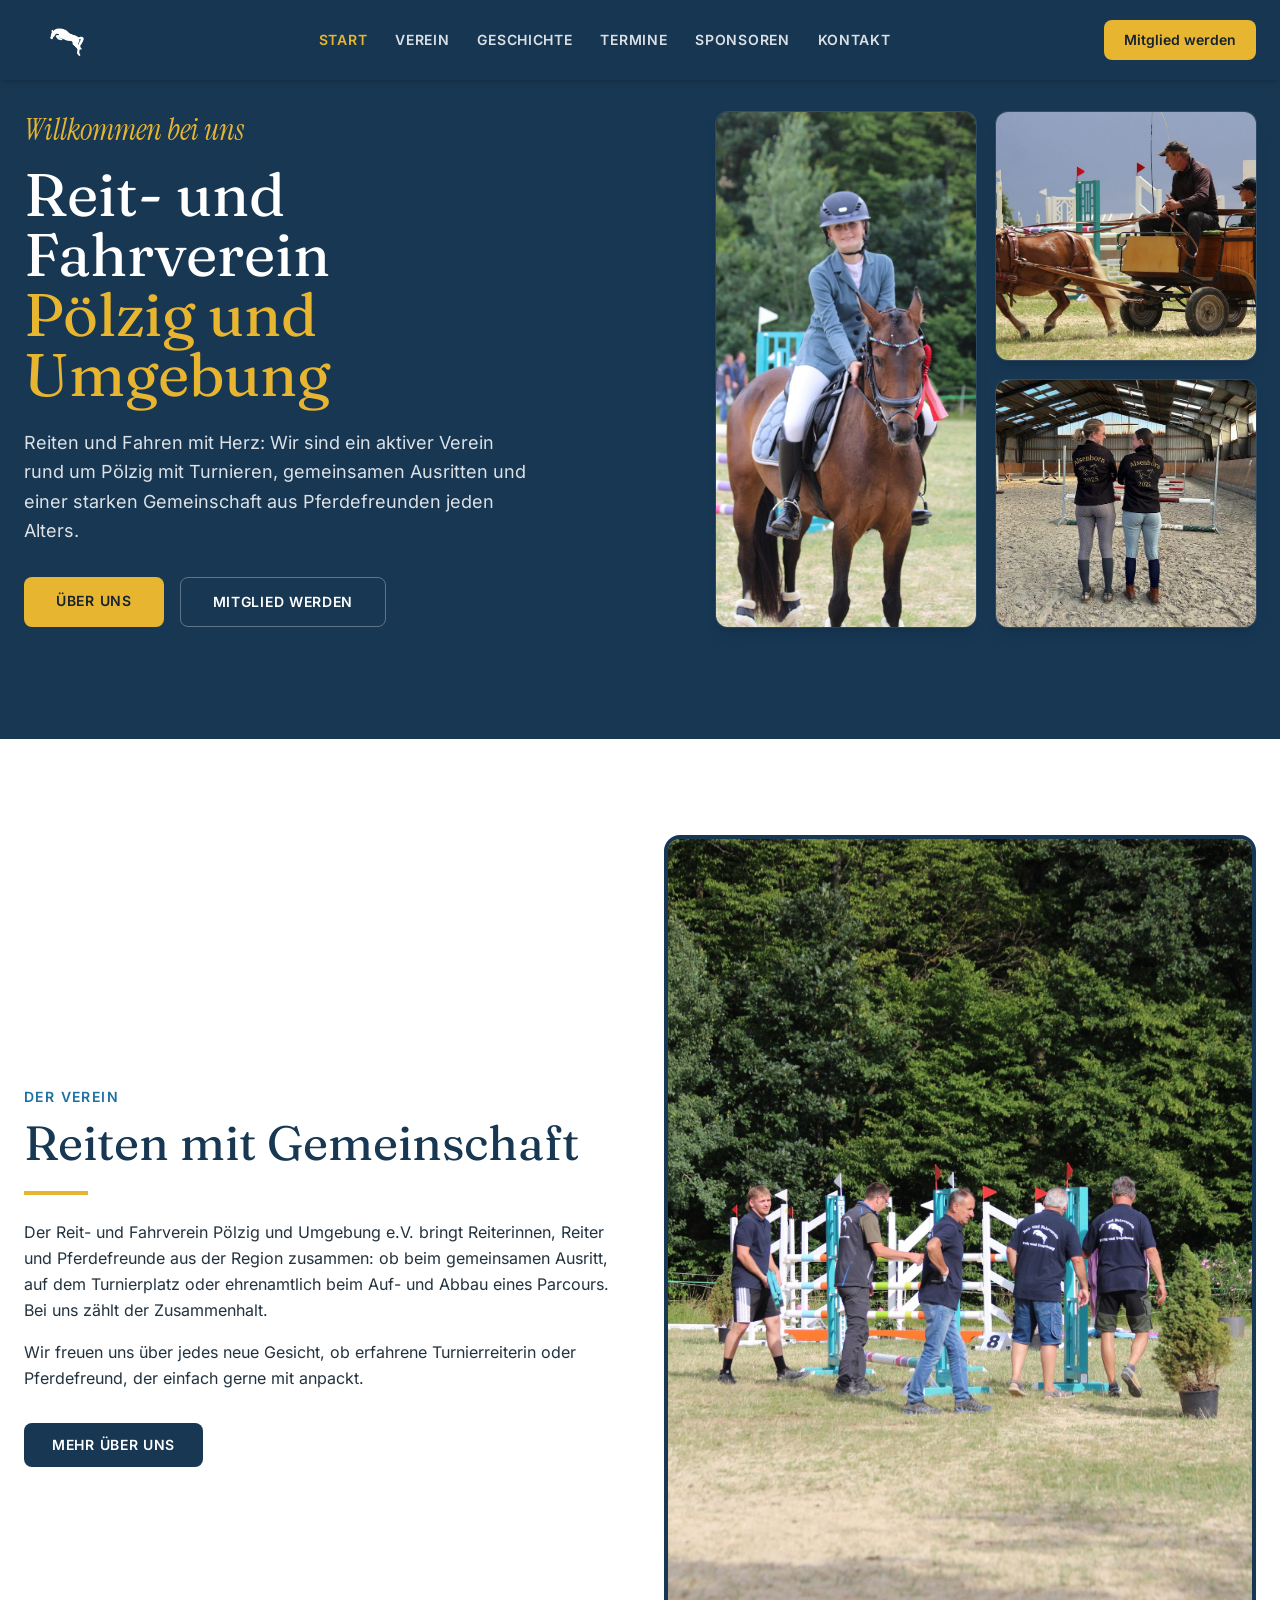
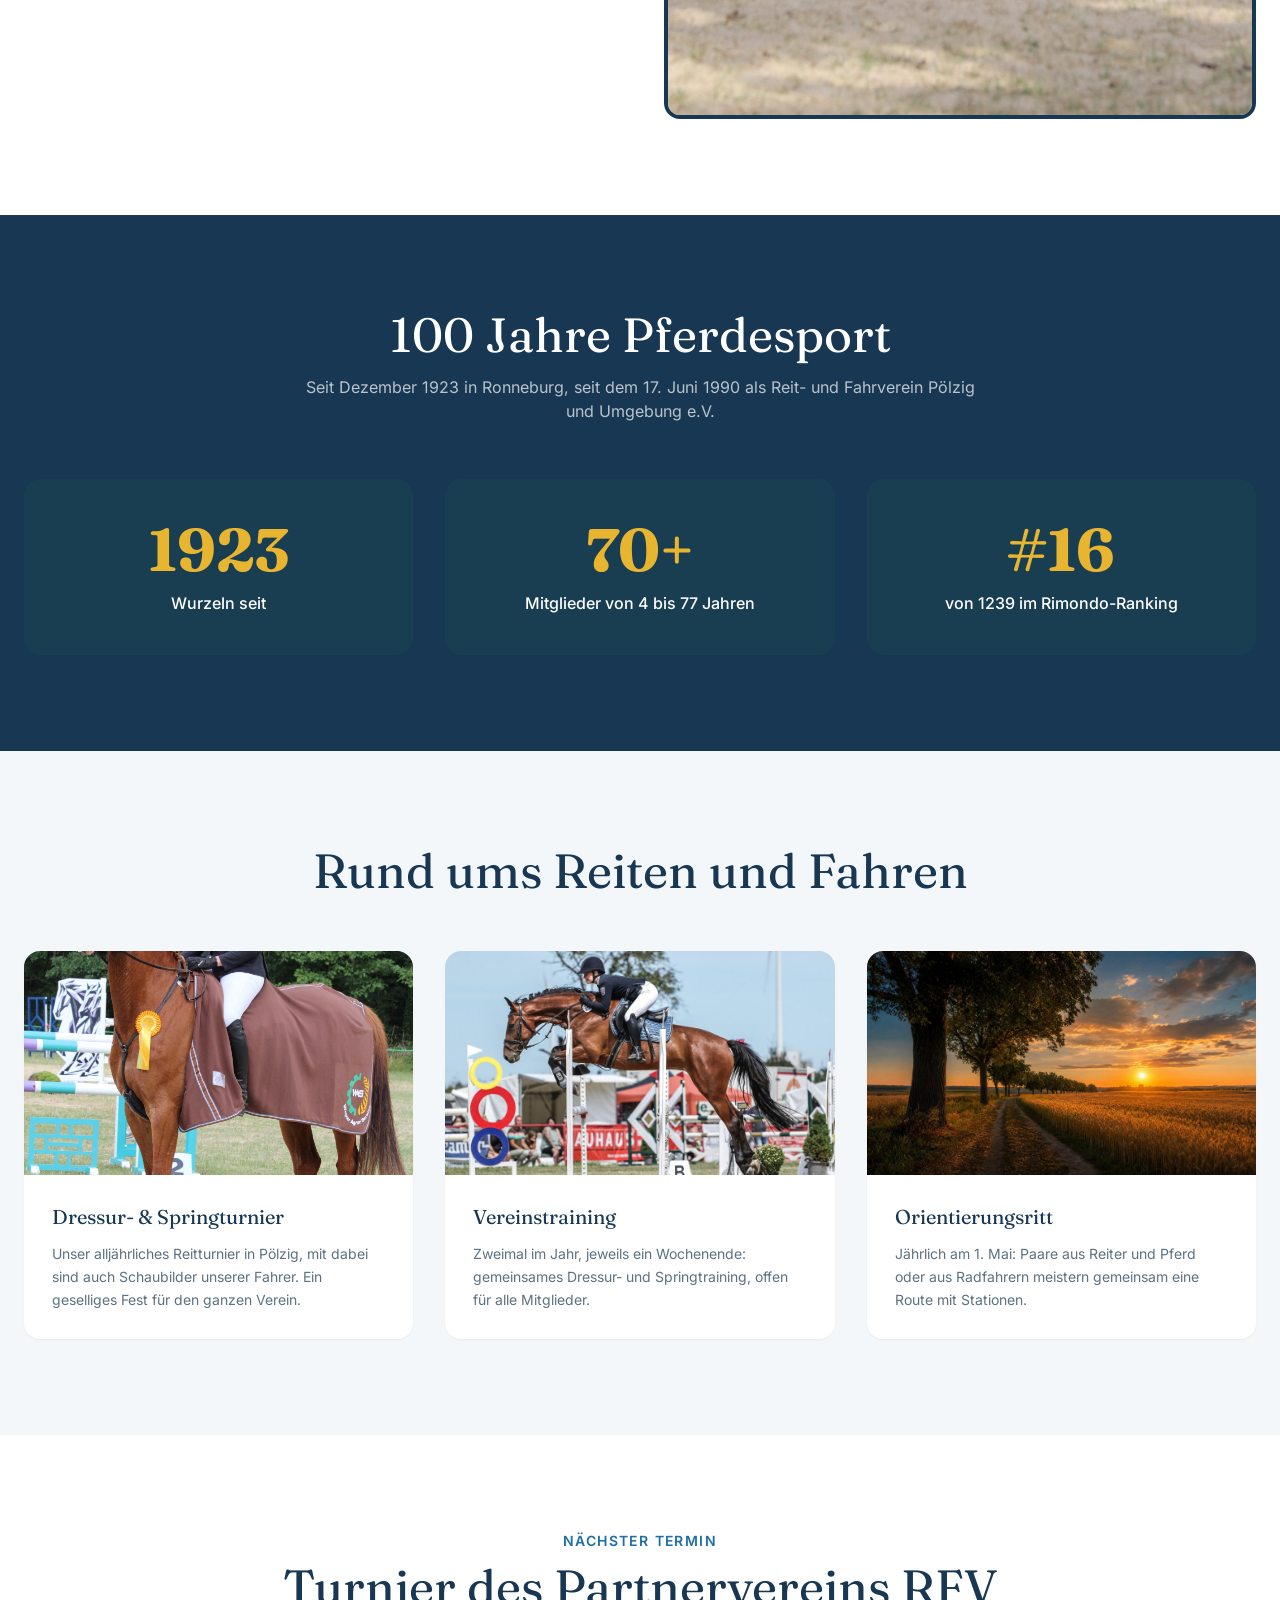
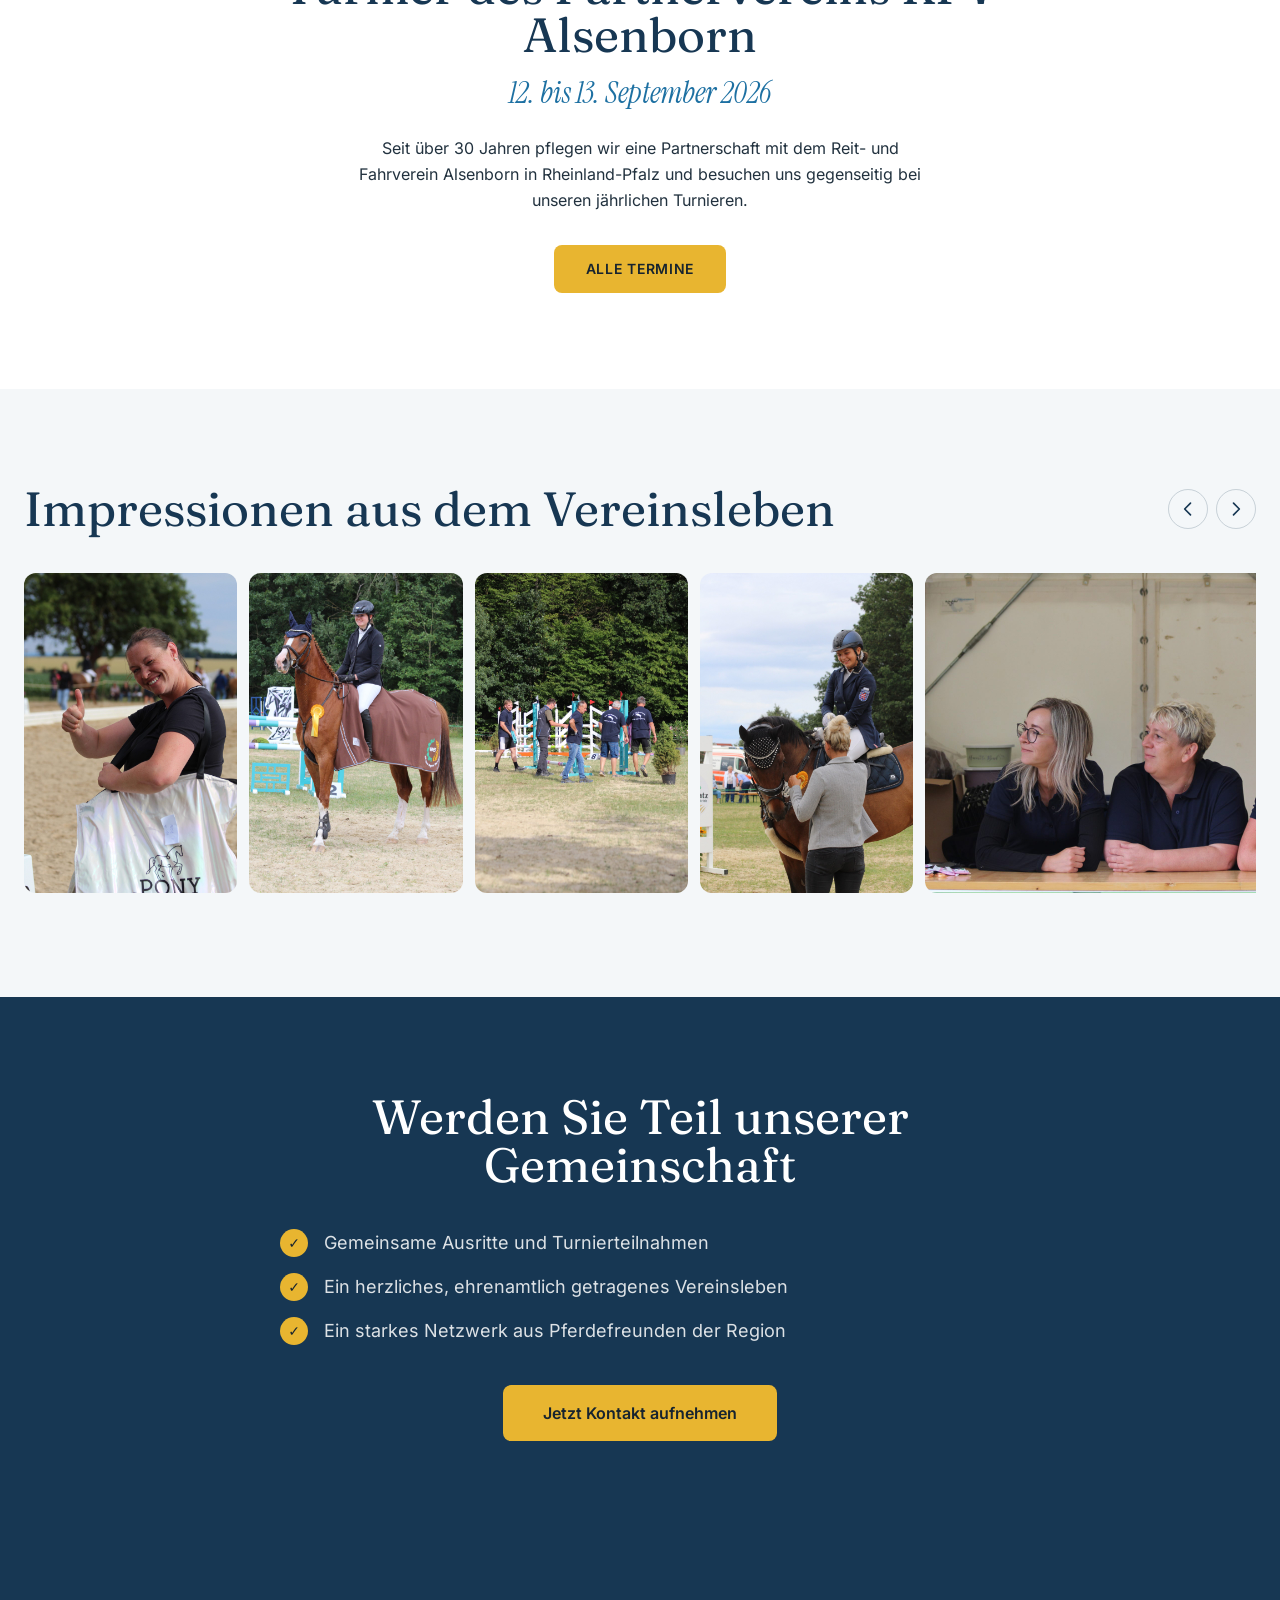
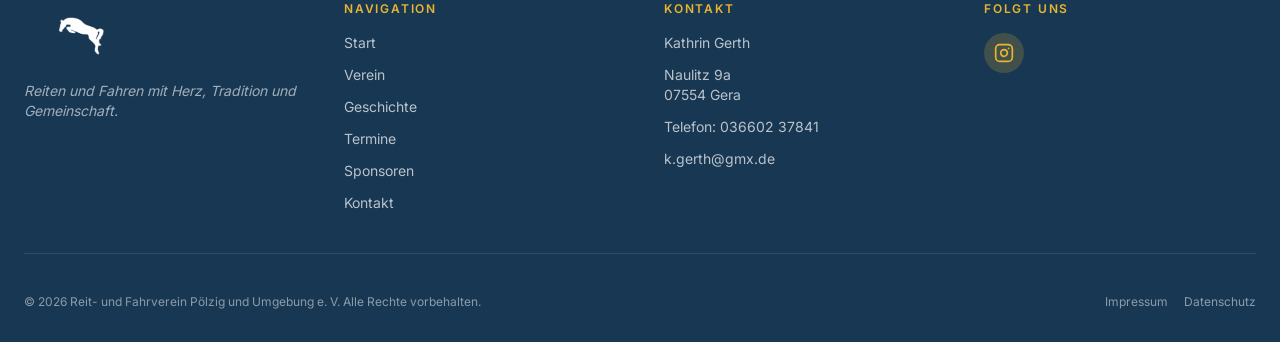
<file: rfv-poelzig-static/index.html>
<!doctype html>
<html lang="de">
<head>
<meta charset="utf-8" />
<meta name="viewport" content="width=device-width, initial-scale=1" />
<title>RFV Pölzig</title>
<meta name="description" content="Reit- und Fahrverein Pölzig und Umgebung e.V.: Turniere, Ausritte und ein aktives Vereinsleben rund ums Pferd." />
<meta property="og:title" content="RFV Pölzig" />
<meta property="og:description" content="Reit- und Fahrverein Pölzig und Umgebung e.V.: Turniere, Ausritte und ein aktives Vereinsleben rund ums Pferd." />
<meta property="og:type" content="website" />
<meta name="theme-color" content="#173753" />
<link rel="icon" href="assets/img/logo.png" />
<link rel="apple-touch-icon" href="assets/img/logo.png" />
<link rel="stylesheet" href="assets/css/fonts.css" />
<link rel="stylesheet" href="assets/css/tailwind.css" />
</head>
<body class="min-h-dvh bg-white">
<a href="#main" class="sr-only focus:not-sr-only focus:absolute focus:z-[60] focus:top-2 focus:left-2 focus:rounded-lg focus:bg-white focus:px-4 focus:py-2 focus:text-navy-900">Zum Inhalt springen</a>

<header class="fixed left-0 right-0 top-0 z-50 h-20 bg-navy-900/90 shadow-md backdrop-blur-md">
  <div class="mx-auto flex h-20 max-w-7xl items-center justify-between px-6">
    <a href="index.html" class="flex items-center gap-3">
      <img src="assets/img/logo.png" alt="Reit- und Fahrverein Pölzig und Umgebung e.V." class="h-12 w-auto brightness-0 invert" />
    </a>
    <nav class="hidden items-center gap-7 md:flex">
      <a href="index.html" aria-current="page" class="text-sm font-semibold uppercase tracking-wider text-gold">Start</a>
      <a href="verein.html" class="text-sm font-semibold uppercase tracking-wider text-white/85 hover:text-gold">Verein</a>
      <a href="geschichte.html" class="text-sm font-semibold uppercase tracking-wider text-white/85 hover:text-gold">Geschichte</a>
      <a href="termine.html" class="text-sm font-semibold uppercase tracking-wider text-white/85 hover:text-gold">Termine</a>
      <a href="sponsoren.html" class="text-sm font-semibold uppercase tracking-wider text-white/85 hover:text-gold">Sponsoren</a>
      <a href="kontakt.html" class="text-sm font-semibold uppercase tracking-wider text-white/85 hover:text-gold">Kontakt</a>
    </nav>
    <a href="kontakt.html" class="hidden rounded-lg bg-gold px-5 py-2.5 text-sm font-semibold text-charcoal transition hover:bg-gold-hover hover:-translate-y-0.5 md:inline-block">Mitglied werden</a>
    <button type="button" aria-label="Menü öffnen" aria-controls="mobile-menu" aria-expanded="false" onclick="toggleMenu()" class="flex h-10 w-10 items-center justify-center rounded-lg border border-white/20 text-white md:hidden">
      <svg class="h-5 w-5" fill="none" stroke="currentColor" viewBox="0 0 24 24"><path stroke-linecap="round" stroke-linejoin="round" stroke-width="2" d="M4 6h16M4 12h16M4 18h16"></path></svg>
    </button>
  </div>
  <div id="mobile-menu" class="hidden border-t border-white/10 bg-navy-900 px-6 py-4 md:hidden">
    <nav class="flex flex-col gap-4">
      <a href="index.html" aria-current="page" class="text-sm font-semibold uppercase tracking-wider text-gold">Start</a>
      <a href="verein.html" class="text-sm font-semibold uppercase tracking-wider text-white/85 hover:text-gold">Verein</a>
      <a href="geschichte.html" class="text-sm font-semibold uppercase tracking-wider text-white/85 hover:text-gold">Geschichte</a>
      <a href="termine.html" class="text-sm font-semibold uppercase tracking-wider text-white/85 hover:text-gold">Termine</a>
      <a href="sponsoren.html" class="text-sm font-semibold uppercase tracking-wider text-white/85 hover:text-gold">Sponsoren</a>
      <a href="kontakt.html" class="mt-2 inline-block rounded-lg bg-gold px-5 py-2.5 text-center text-sm font-semibold text-charcoal">Mitglied werden</a>
    </nav>
  </div>
</header>

<section id="main" class="relative overflow-hidden bg-navy-900">
  <div class="mx-auto max-w-7xl px-6 py-20 lg:py-28">
    <div class="grid gap-6 lg:grid-cols-[minmax(0,1fr)_540px] lg:gap-8">
      <div class="max-w-xl" data-animate="hero">
        <p class="mb-4 font-script text-3xl italic text-gold">Willkommen bei uns</p>
        <h1 class="font-serif text-5xl leading-[1.05] text-white md:text-6xl">
          Reit- und Fahrverein
          <span class="block text-gold">Pölzig und Umgebung</span>
        </h1>
        <p class="mt-6 max-w-lg text-lg leading-relaxed text-white/85">
          Reiten und Fahren mit Herz: Wir sind ein aktiver Verein rund um Pölzig
          mit Turnieren, gemeinsamen Ausritten und einer starken Gemeinschaft
          aus Pferdefreunden jeden Alters.
        </p>
        <div class="mt-8 flex flex-wrap gap-4">
          <a href="verein.html" class="inline-block rounded-lg bg-gold px-8 py-3.5 text-sm font-semibold uppercase tracking-wider text-charcoal transition hover:bg-gold-hover">Über uns</a>
          <a href="kontakt.html" class="inline-block rounded-lg border border-white/30 px-8 py-3.5 text-sm font-semibold uppercase tracking-wider text-white transition hover:bg-white/10">Mitglied werden</a>
        </div>
      </div>
      <div class="grid grid-cols-1 gap-4 sm:grid-cols-2 sm:gap-5 lg:h-full" data-animate="stagger">
        <img src="assets/img/collage-ribbon.jpg" width="933" height="1400" alt="Reiterin auf ihrem Pferd mit roter Siegerschleife" class="hidden h-full w-full rounded-xl object-cover shadow-lg ring-1 ring-white/10 transition duration-300 hover:-translate-y-1 sm:block" />
        <div class="flex flex-col gap-4 sm:gap-5 lg:h-full">
          <img src="assets/img/collage-fahrgespann.jpg" width="1400" height="792" alt="Fahrgespann mit Pony beim Turnier auf dem Reitplatz" class="w-full rounded-xl object-cover shadow-lg ring-1 ring-white/10 transition duration-300 hover:-translate-y-1 lg:h-0 lg:min-h-0 lg:flex-1" />
          <img src="assets/img/collage-alsenborn-freundschaft.jpg" width="672" height="593" alt="Zwei Reiterinnen in Alsenborn-Jacken in der Reithalle" class="w-full rounded-xl object-cover shadow-lg ring-1 ring-white/10 transition duration-300 hover:-translate-y-1 lg:h-0 lg:min-h-0 lg:flex-1" />
        </div>
      </div>
    </div>
  </div>
</section>

<section class="bg-white py-24">
  <div class="mx-auto max-w-7xl px-6">
    <div class="grid items-center gap-12 md:grid-cols-2" data-animate="reveal">
      <div>
        <p class="mb-3 text-sm font-semibold uppercase tracking-widest text-navy-700">Der Verein</p>
        <h2 class="font-serif text-4xl leading-tight text-navy-900 md:text-5xl">Reiten mit Gemeinschaft</h2>
        <div class="mt-6 h-1 w-16 bg-gold"></div>
        <p class="mt-6 text-base leading-relaxed text-text-dark">
          Der Reit- und Fahrverein Pölzig und Umgebung e.V. bringt Reiterinnen,
          Reiter und Pferdefreunde aus der Region zusammen: ob beim
          gemeinsamen Ausritt, auf dem Turnierplatz oder ehrenamtlich beim
          Auf- und Abbau eines Parcours. Bei uns zählt der Zusammenhalt.
        </p>
        <p class="mt-4 text-base leading-relaxed text-text-dark">
          Wir freuen uns über jedes neue Gesicht, ob erfahrene Turnierreiterin
          oder Pferdefreund, der einfach gerne mit anpackt.
        </p>
        <a href="verein.html" class="mt-8 inline-block rounded-lg bg-navy-900 px-7 py-3 text-sm font-semibold uppercase tracking-wider text-white transition hover:bg-navy-800">Mehr über uns</a>
      </div>
      <div class="overflow-hidden rounded-2xl border-4 border-navy-900">
        <img src="assets/img/photo-team.jpg" alt="Vereinsmitglieder beim gemeinsamen Vereinsfest" class="h-full w-full object-cover" />
      </div>
    </div>
  </div>
</section>

<section class="bg-navy-900 py-24">
  <div class="mx-auto max-w-7xl px-6 text-center">
    <h2 class="font-serif text-4xl text-white md:text-5xl">100 Jahre Pferdesport</h2>
    <p class="mx-auto mt-4 max-w-2xl text-base text-white/70">
      Seit Dezember 1923 in Ronneburg, seit dem 17. Juni 1990 als Reit- und
      Fahrverein Pölzig und Umgebung e.V.
    </p>
    <div class="mt-14 grid gap-8 md:grid-cols-3" data-animate="stagger">
      <div class="rounded-2xl bg-navy-800/60 px-8 py-10 backdrop-blur-sm transition duration-300 hover:bg-navy-800/80">
        <p class="font-serif text-5xl font-bold text-gold md:text-6xl">1923</p>
        <p class="mt-3 text-base font-medium text-white">Wurzeln seit</p>
      </div>
      <div class="rounded-2xl bg-navy-800/60 px-8 py-10 backdrop-blur-sm transition duration-300 hover:bg-navy-800/80">
        <p class="font-serif text-5xl font-bold text-gold md:text-6xl">70+</p>
        <p class="mt-3 text-base font-medium text-white">Mitglieder von 4 bis 77 Jahren</p>
      </div>
      <div class="rounded-2xl bg-navy-800/60 px-8 py-10 backdrop-blur-sm transition duration-300 hover:bg-navy-800/80">
        <p class="font-serif text-5xl font-bold text-gold md:text-6xl">#16</p>
        <p class="mt-3 text-base font-medium text-white">von 1239 im Rimondo-Ranking</p>
      </div>
    </div>
  </div>
</section>

<section class="bg-light-gray py-24">
  <div class="mx-auto max-w-7xl px-6">
    <div class="mb-14 text-center">
      <h2 class="font-serif text-4xl text-navy-900 md:text-5xl">Rund ums Reiten und Fahren</h2>
    </div>
    <div class="grid gap-8 md:grid-cols-3" data-animate="stagger">
      <div class="group overflow-hidden rounded-2xl bg-white shadow-sm">
        <div class="h-56 overflow-hidden"><img src="assets/img/photo-jump.jpg" alt="Dressur- & Springturnier" class="h-full w-full object-cover transition duration-500 group-hover:scale-105" /></div>
        <div class="p-7">
          <h3 class="font-serif text-xl text-navy-900">Dressur- & Springturnier</h3>
          <p class="mt-3 text-sm leading-relaxed text-text-muted">Unser alljährliches Reitturnier in Pölzig, mit dabei sind auch Schaubilder unserer Fahrer. Ein geselliges Fest für den ganzen Verein.</p>
        </div>
      </div>
      <div class="group overflow-hidden rounded-2xl bg-white shadow-sm">
        <div class="h-56 overflow-hidden"><img src="assets/img/photo-hero-jump.jpg" alt="Vereinstraining" class="h-full w-full object-cover transition duration-500 group-hover:scale-105" /></div>
        <div class="p-7">
          <h3 class="font-serif text-xl text-navy-900">Vereinstraining</h3>
          <p class="mt-3 text-sm leading-relaxed text-text-muted">Zweimal im Jahr, jeweils ein Wochenende: gemeinsames Dressur- und Springtraining, offen für alle Mitglieder.</p>
        </div>
      </div>
      <div class="group overflow-hidden rounded-2xl bg-white shadow-sm">
        <div class="h-56 overflow-hidden"><img src="assets/img/ai-goldenpath.jpg" alt="Orientierungsritt" class="h-full w-full object-cover transition duration-500 group-hover:scale-105" /></div>
        <div class="p-7">
          <h3 class="font-serif text-xl text-navy-900">Orientierungsritt</h3>
          <p class="mt-3 text-sm leading-relaxed text-text-muted">Jährlich am 1. Mai: Paare aus Reiter und Pferd oder aus Radfahrern meistern gemeinsam eine Route mit Stationen.</p>
        </div>
      </div>
    </div>
  </div>
</section>

<section class="bg-white py-24">
  <div class="mx-auto max-w-4xl px-6 text-center" data-animate="reveal">
    <p class="mb-3 text-sm font-semibold uppercase tracking-widest text-navy-700">Nächster Termin</p>
    <!-- TODO: jährlich aktualisieren, sobald das nächste Event feststeht -->
    <h2 class="font-serif text-4xl text-navy-900 md:text-5xl">Turnier des Partnervereins RFV Alsenborn</h2>
    <p class="mt-4 font-script text-3xl italic text-navy-700">12. bis 13. September 2026</p>
    <p class="mx-auto mt-6 max-w-xl text-base leading-relaxed text-text-dark">
      Seit über 30 Jahren pflegen wir eine Partnerschaft mit dem Reit- und
      Fahrverein Alsenborn in Rheinland-Pfalz und besuchen uns gegenseitig
      bei unseren jährlichen Turnieren.
    </p>
    <a href="termine.html" class="mt-8 inline-block rounded-lg bg-gold px-8 py-3.5 text-sm font-semibold uppercase tracking-wider text-charcoal transition hover:bg-gold-hover hover:-translate-y-0.5">Alle Termine</a>
  </div>
</section>

<section class="bg-light-gray py-24">
  <div class="mx-auto max-w-7xl px-6">
    <div class="mb-10 flex items-center justify-between">
      <h2 class="font-serif text-4xl text-navy-900 md:text-5xl">Impressionen aus dem Vereinsleben</h2>
      <div class="hidden gap-2 sm:flex">
        <button type="button" aria-label="Vorheriges Bild" onclick="scrollImpressionen(-1)" class="flex h-10 w-10 items-center justify-center rounded-full border border-navy-900/20 text-navy-900 transition hover:border-gold hover:text-navy-700">
          <svg class="h-5 w-5" fill="none" stroke="currentColor" viewBox="0 0 24 24"><path stroke-linecap="round" stroke-linejoin="round" stroke-width="2" d="M15 19l-7-7 7-7" /></svg>
        </button>
        <button type="button" aria-label="Nächstes Bild" onclick="scrollImpressionen(1)" class="flex h-10 w-10 items-center justify-center rounded-full border border-navy-900/20 text-navy-900 transition hover:border-gold hover:text-navy-700">
          <svg class="h-5 w-5" fill="none" stroke="currentColor" viewBox="0 0 24 24"><path stroke-linecap="round" stroke-linejoin="round" stroke-width="2" d="M9 5l7 7-7 7" /></svg>
        </button>
      </div>
    </div>
    <div id="impressionen-slider" class="flex snap-x gap-3 overflow-x-auto scroll-smooth pb-2">
      <img src="assets/img/photo-ribbon.jpg" width="1536" height="2304" alt="Vereinsmitglied freut sich mit Siegertasche nach einem Turniererfolg" class="h-64 w-auto max-w-none shrink-0 snap-start rounded-xl md:h-80" />
      <img src="assets/img/photo-jump.jpg" width="1536" height="2304" alt="Pferd mit gelber Rosette und Reiterin nach einem erfolgreichen Turnierstart" class="h-64 w-auto max-w-none shrink-0 snap-start rounded-xl md:h-80" />
      <img src="assets/img/photo-team.jpg" width="1536" height="2304" alt="Vereinsmitglieder in weinroten Schürzen beim gemeinsamen Vereinsfest" class="h-64 w-auto max-w-none shrink-0 snap-start rounded-xl md:h-80" />
      <img src="assets/img/photo-rosette-award.jpg" width="1536" height="2304" alt="Junge Reiterin freut sich über die Siegerschleife nach ihrem Turnierstart" class="h-64 w-auto max-w-none shrink-0 snap-start rounded-xl md:h-80" />
      <img src="assets/img/photo-committee.jpg" width="1920" height="1280" alt="Drei Vereinsmitglieder im Helferteam bei einer Veranstaltung" class="h-64 w-auto max-w-none shrink-0 snap-start rounded-xl md:h-80" />
      <img src="assets/img/photo-mentor.jpg" width="1536" height="2304" alt="Junger Reiter auf seinem Pferd mit einem erfahrenen Vereinsmitglied" class="h-64 w-auto max-w-none shrink-0 snap-start rounded-xl md:h-80" />
      <img src="assets/img/photo-thumbsup.jpg" width="1920" height="1280" alt="Vereinsmitglied gibt lachend einen Daumen hoch am Turnierplatz" class="h-64 w-auto max-w-none shrink-0 snap-start rounded-xl md:h-80" />
    </div>
  </div>
</section>

<section class="relative bg-navy-900 py-24">
  <div class="relative mx-auto max-w-3xl px-6 text-center" data-animate="reveal">
    <h2 class="font-serif text-4xl leading-tight text-white md:text-5xl">Werden Sie Teil unserer Gemeinschaft</h2>
    <div class="mt-10 space-y-4 text-left">
      <div class="flex items-center gap-4"><span class="flex h-7 w-7 shrink-0 items-center justify-center rounded-full bg-gold text-sm font-bold text-charcoal">✓</span><span class="text-lg text-white/85">Gemeinsame Ausritte und Turnierteilnahmen</span></div>
      <div class="flex items-center gap-4"><span class="flex h-7 w-7 shrink-0 items-center justify-center rounded-full bg-gold text-sm font-bold text-charcoal">✓</span><span class="text-lg text-white/85">Ein herzliches, ehrenamtlich getragenes Vereinsleben</span></div>
      <div class="flex items-center gap-4"><span class="flex h-7 w-7 shrink-0 items-center justify-center rounded-full bg-gold text-sm font-bold text-charcoal">✓</span><span class="text-lg text-white/85">Ein starkes Netzwerk aus Pferdefreunden der Region</span></div>
    </div>
    <a href="kontakt.html" class="mt-10 inline-block rounded-lg bg-gold px-10 py-4 text-base font-semibold text-charcoal transition hover:bg-gold-hover hover:-translate-y-0.5">Jetzt Kontakt aufnehmen</a>
  </div>
</section>

<footer class="relative bg-navy-900 pt-16 pb-8">
  <div class="mx-auto max-w-7xl px-6">
    <div class="grid gap-12 md:grid-cols-4">
      <div>
        <img src="assets/img/logo.png" alt="Reit- und Fahrverein Pölzig und Umgebung e.V." class="h-16 w-auto brightness-0 invert" />
        <p class="mt-4 text-sm italic text-white/60">Reiten und Fahren mit Herz, Tradition und Gemeinschaft.</p>
      </div>
      <div>
        <h4 class="mb-4 text-xs font-semibold uppercase tracking-[0.15em] text-gold">Navigation</h4>
        <ul class="space-y-3 text-sm text-white/70">
          <li><a href="index.html" class="transition hover:text-white">Start</a></li>
          <li><a href="verein.html" class="transition hover:text-white">Verein</a></li>
          <li><a href="geschichte.html" class="transition hover:text-white">Geschichte</a></li>
          <li><a href="termine.html" class="transition hover:text-white">Termine</a></li>
          <li><a href="sponsoren.html" class="transition hover:text-white">Sponsoren</a></li>
          <li><a href="kontakt.html" class="transition hover:text-white">Kontakt</a></li>
        </ul>
      </div>
      <div>
        <h4 class="mb-4 text-xs font-semibold uppercase tracking-[0.15em] text-gold">Kontakt</h4>
        <ul class="space-y-3 text-sm text-white/70">
          <li>Kathrin Gerth</li>
          <li>Naulitz 9a<br />07554 Gera</li>
          <li>Telefon: 036602 37841</li>
          <li><a href="mailto:k.gerth@gmx.de" class="transition hover:text-white">k.gerth@gmx.de</a></li>
        </ul>
      </div>
      <div>
        <h4 class="mb-4 text-xs font-semibold uppercase tracking-[0.15em] text-gold">Folgt uns</h4>
        <a href="https://www.instagram.com/rfv.poelzig/" target="_blank" rel="noreferrer" class="flex h-10 w-10 items-center justify-center rounded-full bg-gold/20 text-gold transition hover:bg-gold hover:text-charcoal" aria-label="Instagram">
          <svg class="h-5 w-5" fill="none" stroke="currentColor" stroke-width="2" stroke-linecap="round" stroke-linejoin="round" viewBox="0 0 24 24"><rect x="2" y="2" width="20" height="20" rx="5" ry="5" /><path d="M16 11.37A4 4 0 1112.63 8 4 4 0 0116 11.37z" /><line x1="17.5" y1="6.5" x2="17.5" y2="6.5" /></svg>
        </a>
      </div>
    </div>
    <hr class="my-10 border-white/10" />
    <div class="flex flex-col items-center justify-between gap-4 text-xs text-white/50 md:flex-row">
      <p>&copy; <span id="year"></span> Reit- und Fahrverein Pölzig und Umgebung e. V. Alle Rechte vorbehalten.</p>
      <div class="flex gap-4">
        <a href="impressum.html" class="transition hover:text-white">Impressum</a>
        <a href="datenschutz.html" class="transition hover:text-white">Datenschutz</a>
      </div>
    </div>
  </div>
</footer>

<script src="assets/js/site.js"></script>
<script src="assets/js/lightbox.js"></script>
<script src="assets/js/motion.js"></script>
<script src="assets/js/animations.js"></script>
<script>document.getElementById('year').textContent = new Date().getFullYear();</script>
</body>
</html>
</file>
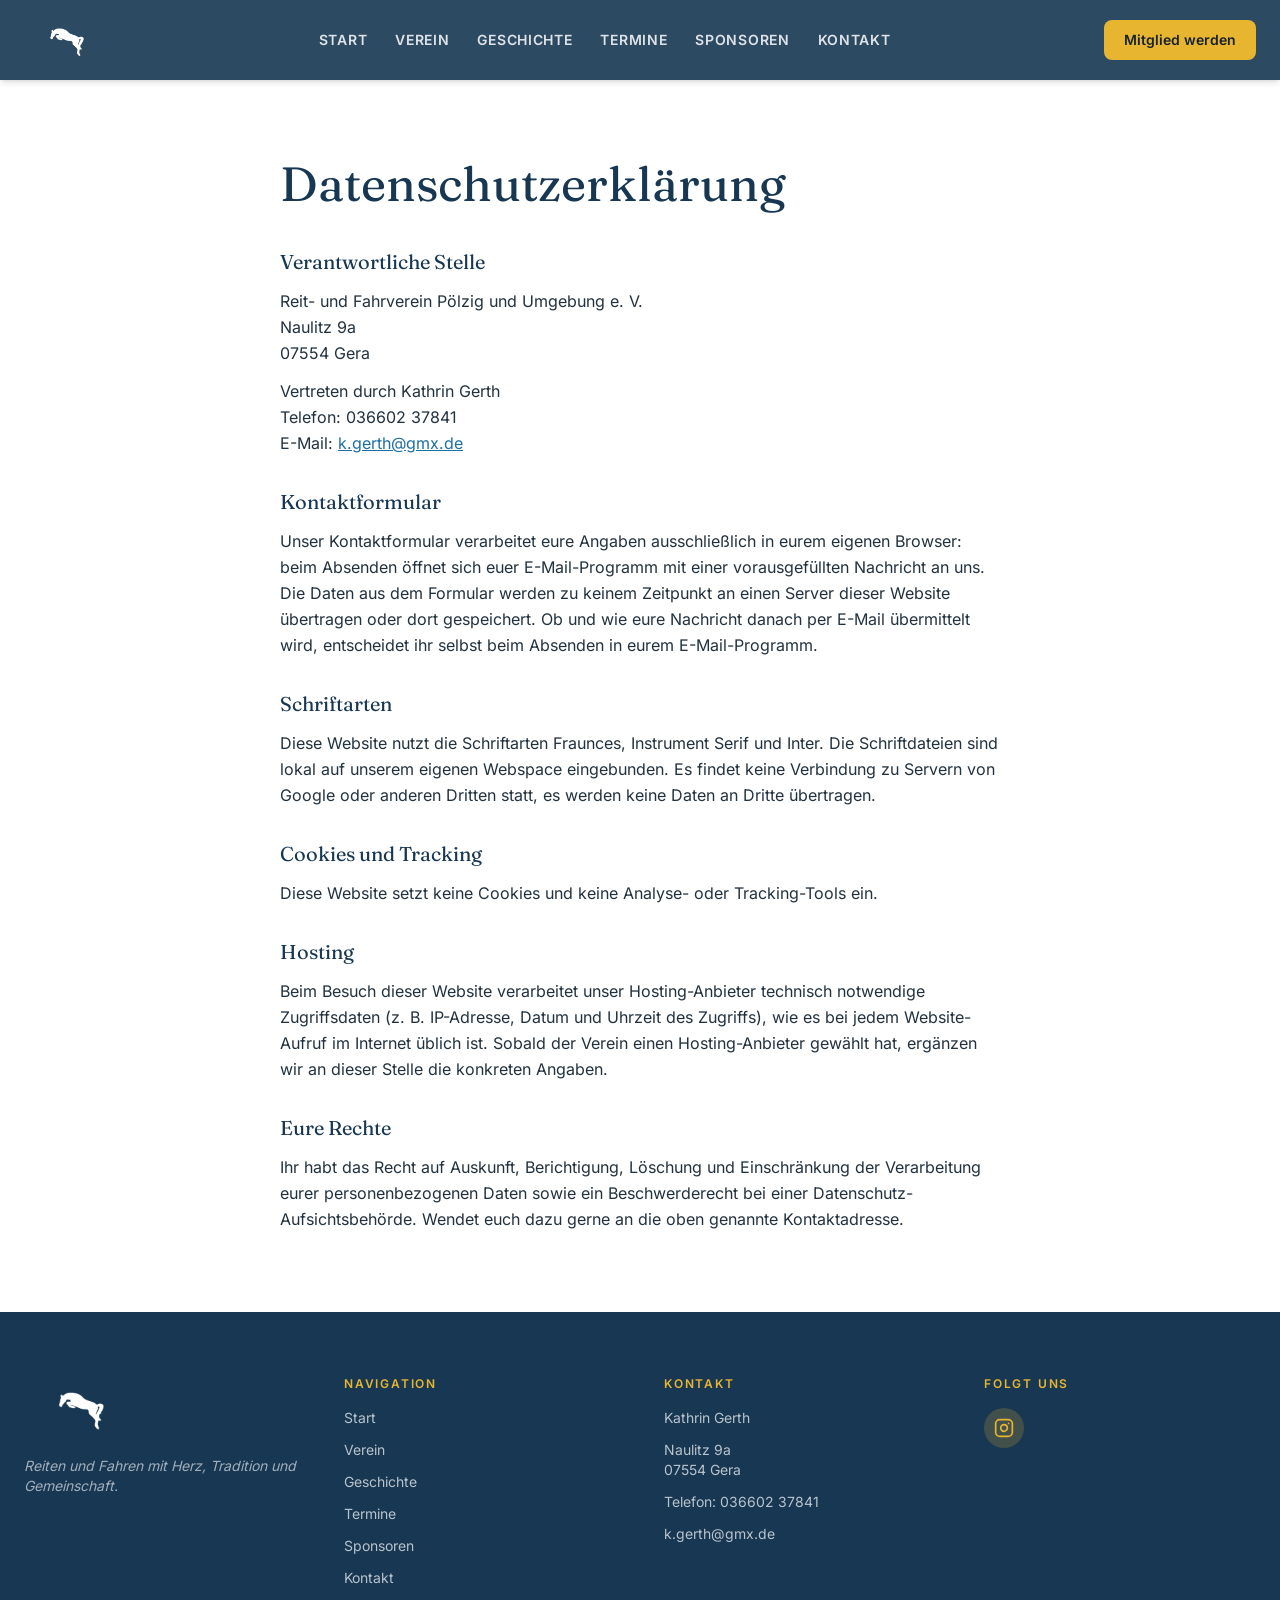
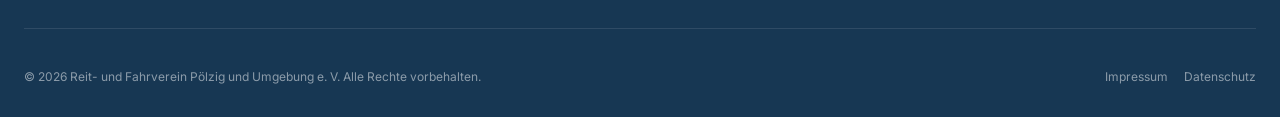
<file: rfv-poelzig-static/datenschutz.html>
<!doctype html>
<html lang="de">
<head>
<meta charset="utf-8" />
<meta name="viewport" content="width=device-width, initial-scale=1" />
<title>Datenschutz · RFV Pölzig</title>
<meta name="description" content="Datenschutzerklärung des Reit- und Fahrverein Pölzig und Umgebung e.V." />
<meta name="theme-color" content="#173753" />
<link rel="icon" href="assets/img/logo.png" />
<link rel="apple-touch-icon" href="assets/img/logo.png" />
<link rel="stylesheet" href="assets/css/fonts.css" />
<link rel="stylesheet" href="assets/css/tailwind.css" />
</head>
<body class="min-h-dvh bg-white">
<a href="#main" class="sr-only focus:not-sr-only focus:absolute focus:z-[60] focus:top-2 focus:left-2 focus:rounded-lg focus:bg-white focus:px-4 focus:py-2 focus:text-navy-900">Zum Inhalt springen</a>

<header class="fixed left-0 right-0 top-0 z-50 h-20 bg-navy-900/90 shadow-md backdrop-blur-md">
  <div class="mx-auto flex h-20 max-w-7xl items-center justify-between px-6">
    <a href="index.html" class="flex items-center gap-3"><img src="assets/img/logo.png" alt="Reit- und Fahrverein Pölzig und Umgebung e.V." class="h-12 w-auto brightness-0 invert" /></a>
    <nav class="hidden items-center gap-7 md:flex">
      <a href="index.html" class="text-sm font-semibold uppercase tracking-wider text-white/85 hover:text-gold">Start</a>
      <a href="verein.html" class="text-sm font-semibold uppercase tracking-wider text-white/85 hover:text-gold">Verein</a>
      <a href="geschichte.html" class="text-sm font-semibold uppercase tracking-wider text-white/85 hover:text-gold">Geschichte</a>
      <a href="termine.html" class="text-sm font-semibold uppercase tracking-wider text-white/85 hover:text-gold">Termine</a>
      <a href="sponsoren.html" class="text-sm font-semibold uppercase tracking-wider text-white/85 hover:text-gold">Sponsoren</a>
      <a href="kontakt.html" class="text-sm font-semibold uppercase tracking-wider text-white/85 hover:text-gold">Kontakt</a>
    </nav>
    <a href="kontakt.html" class="hidden rounded-lg bg-gold px-5 py-2.5 text-sm font-semibold text-charcoal transition hover:bg-gold-hover hover:-translate-y-0.5 md:inline-block">Mitglied werden</a>
    <button type="button" aria-label="Menü öffnen" aria-controls="mobile-menu" aria-expanded="false" onclick="toggleMenu()" class="flex h-10 w-10 items-center justify-center rounded-lg border border-white/20 text-white md:hidden">
      <svg class="h-5 w-5" fill="none" stroke="currentColor" viewBox="0 0 24 24"><path stroke-linecap="round" stroke-linejoin="round" stroke-width="2" d="M4 6h16M4 12h16M4 18h16"></path></svg>
    </button>
  </div>
  <div id="mobile-menu" class="hidden border-t border-white/10 bg-navy-900 px-6 py-4 md:hidden">
    <nav class="flex flex-col gap-4">
      <a href="index.html" class="text-sm font-semibold uppercase tracking-wider text-white/85 hover:text-gold">Start</a>
      <a href="verein.html" class="text-sm font-semibold uppercase tracking-wider text-white/85 hover:text-gold">Verein</a>
      <a href="geschichte.html" class="text-sm font-semibold uppercase tracking-wider text-white/85 hover:text-gold">Geschichte</a>
      <a href="termine.html" class="text-sm font-semibold uppercase tracking-wider text-white/85 hover:text-gold">Termine</a>
      <a href="sponsoren.html" class="text-sm font-semibold uppercase tracking-wider text-white/85 hover:text-gold">Sponsoren</a>
      <a href="kontakt.html" class="mt-2 inline-block rounded-lg bg-gold px-5 py-2.5 text-center text-sm font-semibold text-charcoal">Mitglied werden</a>
    </nav>
  </div>
</header>

<section id="main" class="mt-[80px] bg-white py-20">
  <div class="mx-auto max-w-3xl px-6">
    <h1 class="font-serif text-4xl text-navy-900 md:text-5xl">Datenschutzerklärung</h1>

    <div class="mt-10 space-y-8 text-base leading-relaxed text-text-dark">
      <div>
        <h2 class="font-serif text-xl text-navy-900">Verantwortliche Stelle</h2>
        <p class="mt-3">
          Reit- und Fahrverein Pölzig und Umgebung e. V.<br />
          Naulitz 9a<br />
          07554 Gera
        </p>
        <p class="mt-3">
          Vertreten durch Kathrin Gerth<br />
          Telefon: 036602 37841<br />
          E-Mail: <a href="mailto:k.gerth@gmx.de" class="text-navy-700 underline">k.gerth@gmx.de</a>
        </p>
      </div>

      <div>
        <h2 class="font-serif text-xl text-navy-900">Kontaktformular</h2>
        <p class="mt-3">
          Unser Kontaktformular verarbeitet eure Angaben ausschließlich in
          eurem eigenen Browser: beim Absenden öffnet sich euer
          E-Mail-Programm mit einer vorausgefüllten Nachricht an uns. Die
          Daten aus dem Formular werden zu keinem Zeitpunkt an einen Server
          dieser Website übertragen oder dort gespeichert. Ob und wie eure
          Nachricht danach per E-Mail übermittelt wird, entscheidet ihr selbst
          beim Absenden in eurem E-Mail-Programm.
        </p>
      </div>

      <div>
        <h2 class="font-serif text-xl text-navy-900">Schriftarten</h2>
        <p class="mt-3">
          Diese Website nutzt die Schriftarten Fraunces, Instrument Serif und
          Inter. Die Schriftdateien sind lokal auf unserem eigenen Webspace
          eingebunden. Es findet keine Verbindung zu Servern von Google oder
          anderen Dritten statt, es werden keine Daten an Dritte übertragen.
        </p>
      </div>

      <div>
        <h2 class="font-serif text-xl text-navy-900">Cookies und Tracking</h2>
        <p class="mt-3">
          Diese Website setzt keine Cookies und keine Analyse- oder
          Tracking-Tools ein.
        </p>
      </div>

      <div>
        <h2 class="font-serif text-xl text-navy-900">Hosting</h2>
        <p class="mt-3">
          Beim Besuch dieser Website verarbeitet unser Hosting-Anbieter
          technisch notwendige Zugriffsdaten (z. B. IP-Adresse, Datum und
          Uhrzeit des Zugriffs), wie es bei jedem Website-Aufruf im Internet
          üblich ist. Sobald der Verein einen Hosting-Anbieter gewählt hat,
          ergänzen wir an dieser Stelle die konkreten Angaben.
        </p>
      </div>

      <div>
        <h2 class="font-serif text-xl text-navy-900">Eure Rechte</h2>
        <p class="mt-3">
          Ihr habt das Recht auf Auskunft, Berichtigung, Löschung und
          Einschränkung der Verarbeitung eurer personenbezogenen Daten sowie
          ein Beschwerderecht bei einer Datenschutz-Aufsichtsbehörde. Wendet
          euch dazu gerne an die oben genannte Kontaktadresse.
        </p>
      </div>
    </div>
  </div>
</section>

<footer class="relative bg-navy-900 pt-16 pb-8">
  <div class="mx-auto max-w-7xl px-6">
    <div class="grid gap-12 md:grid-cols-4">
      <div>
        <img src="assets/img/logo.png" alt="Reit- und Fahrverein Pölzig und Umgebung e.V." class="h-16 w-auto brightness-0 invert" />
        <p class="mt-4 text-sm italic text-white/60">Reiten und Fahren mit Herz, Tradition und Gemeinschaft.</p>
      </div>
      <div>
        <h4 class="mb-4 text-xs font-semibold uppercase tracking-[0.15em] text-gold">Navigation</h4>
        <ul class="space-y-3 text-sm text-white/70">
          <li><a href="index.html" class="transition hover:text-white">Start</a></li>
          <li><a href="verein.html" class="transition hover:text-white">Verein</a></li>
          <li><a href="geschichte.html" class="transition hover:text-white">Geschichte</a></li>
          <li><a href="termine.html" class="transition hover:text-white">Termine</a></li>
          <li><a href="sponsoren.html" class="transition hover:text-white">Sponsoren</a></li>
          <li><a href="kontakt.html" class="transition hover:text-white">Kontakt</a></li>
        </ul>
      </div>
      <div>
        <h4 class="mb-4 text-xs font-semibold uppercase tracking-[0.15em] text-gold">Kontakt</h4>
        <ul class="space-y-3 text-sm text-white/70">
          <li>Kathrin Gerth</li>
          <li>Naulitz 9a<br />07554 Gera</li>
          <li>Telefon: 036602 37841</li>
          <li><a href="mailto:k.gerth@gmx.de" class="transition hover:text-white">k.gerth@gmx.de</a></li>
        </ul>
      </div>
      <div>
        <h4 class="mb-4 text-xs font-semibold uppercase tracking-[0.15em] text-gold">Folgt uns</h4>
        <a href="https://www.instagram.com/rfv.poelzig/" target="_blank" rel="noreferrer" class="flex h-10 w-10 items-center justify-center rounded-full bg-gold/20 text-gold transition hover:bg-gold hover:text-charcoal" aria-label="Instagram">
          <svg class="h-5 w-5" fill="none" stroke="currentColor" stroke-width="2" stroke-linecap="round" stroke-linejoin="round" viewBox="0 0 24 24"><rect x="2" y="2" width="20" height="20" rx="5" ry="5" /><path d="M16 11.37A4 4 0 1112.63 8 4 4 0 0116 11.37z" /><line x1="17.5" y1="6.5" x2="17.5" y2="6.5" /></svg>
        </a>
      </div>
    </div>
    <hr class="my-10 border-white/10" />
    <div class="flex flex-col items-center justify-between gap-4 text-xs text-white/50 md:flex-row">
      <p>&copy; <span id="year"></span> Reit- und Fahrverein Pölzig und Umgebung e. V. Alle Rechte vorbehalten.</p>
      <div class="flex gap-4">
        <a href="impressum.html" class="transition hover:text-white">Impressum</a>
        <a href="datenschutz.html" class="transition hover:text-white">Datenschutz</a>
      </div>
    </div>
  </div>
</footer>

<script src="assets/js/site.js"></script>
<script src="assets/js/lightbox.js"></script>
<script>document.getElementById('year').textContent = new Date().getFullYear();</script>
</body>
</html>
</file>
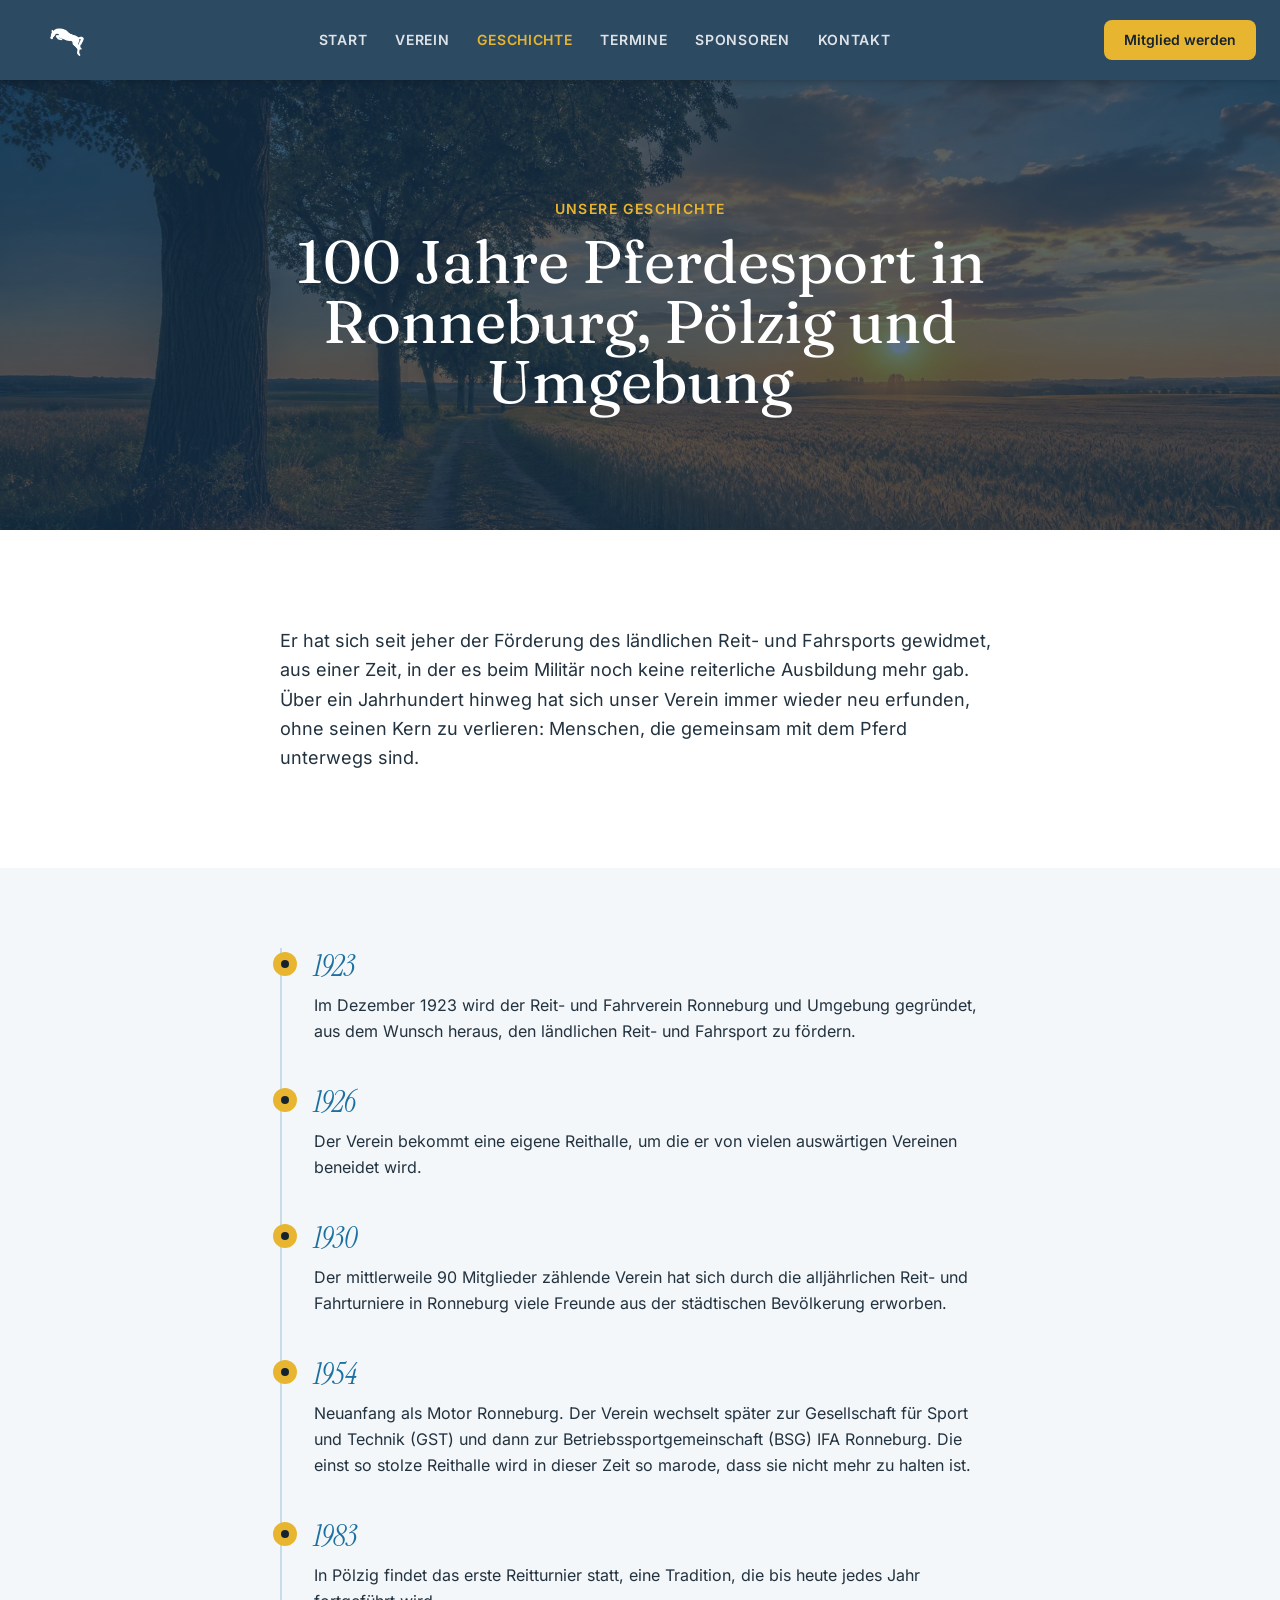
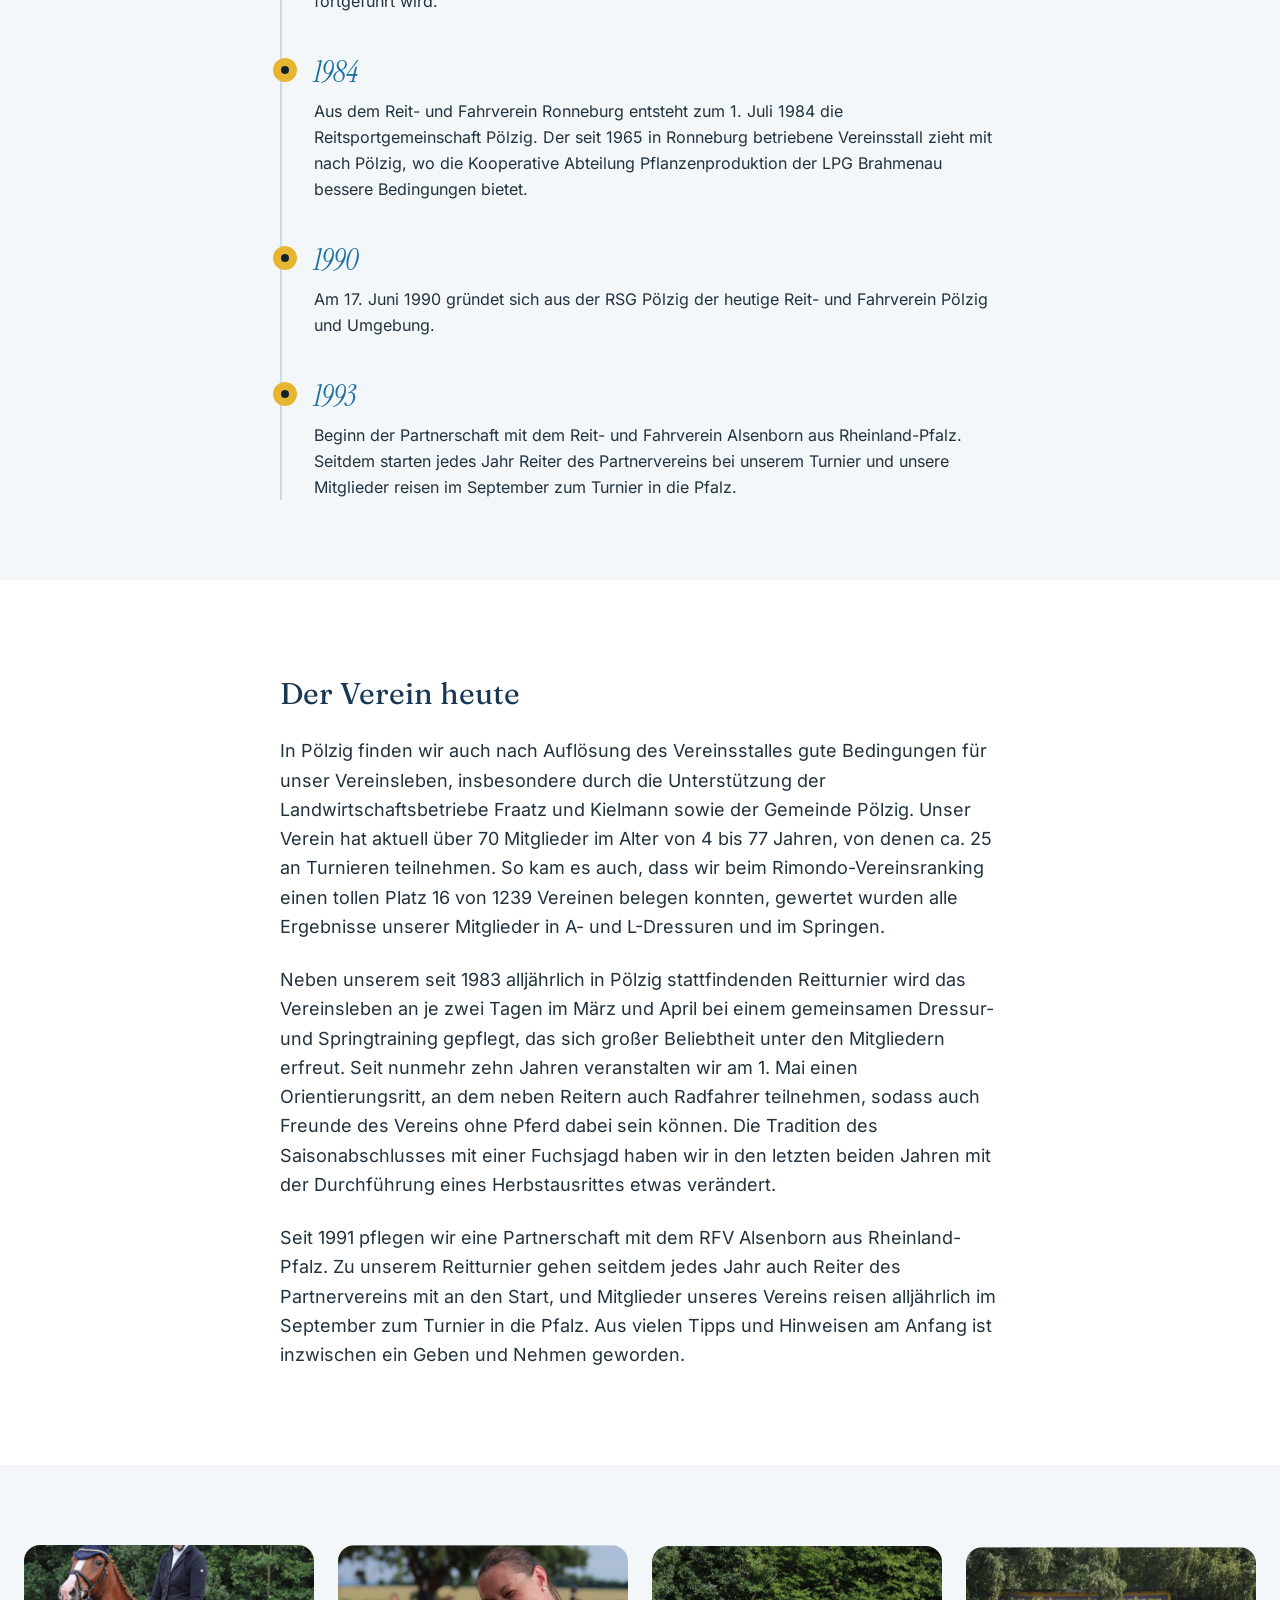
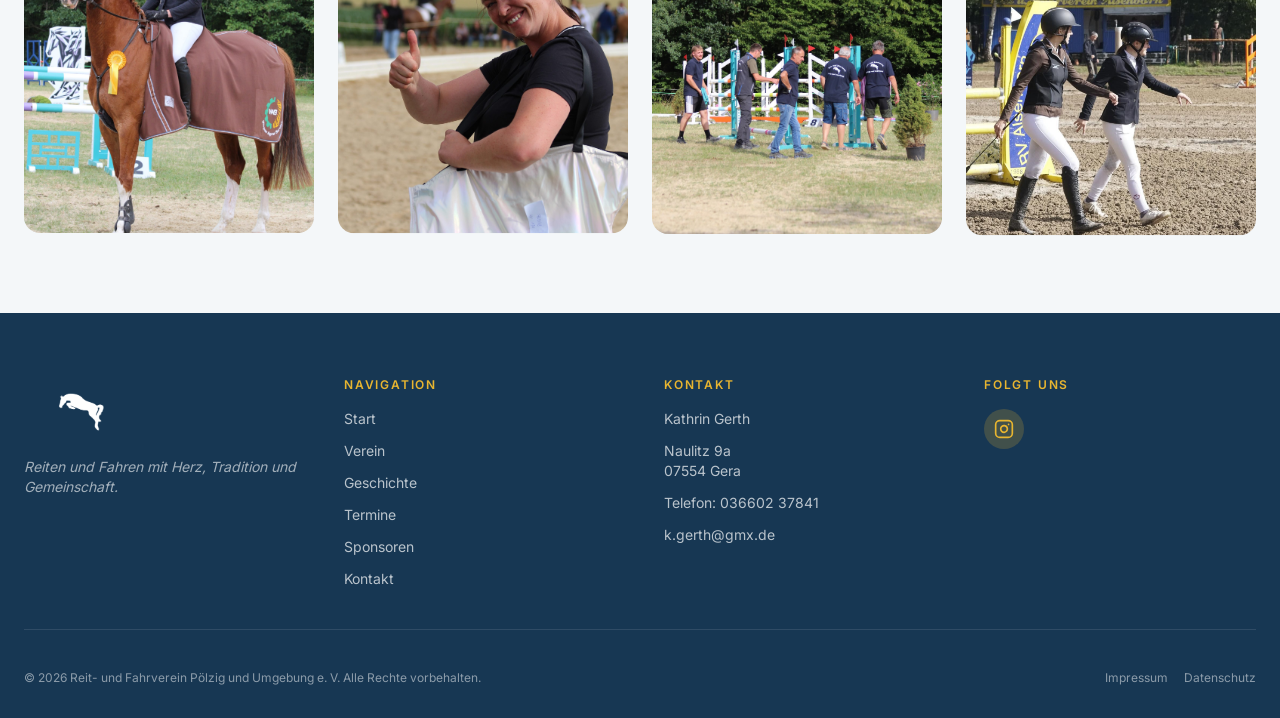
<file: rfv-poelzig-static/geschichte.html>
<!doctype html>
<html lang="de">
<head>
<meta charset="utf-8" />
<meta name="viewport" content="width=device-width, initial-scale=1" />
<title>Geschichte · RFV Pölzig</title>
<meta name="description" content="100 Jahre Pferdesport in Ronneburg, Pölzig und Umgebung." />
<meta name="theme-color" content="#173753" />
<link rel="icon" href="assets/img/logo.png" />
<link rel="apple-touch-icon" href="assets/img/logo.png" />
<link rel="stylesheet" href="assets/css/fonts.css" />
<link rel="stylesheet" href="assets/css/tailwind.css" />
</head>
<body class="min-h-dvh bg-white">
<a href="#main" class="sr-only focus:not-sr-only focus:absolute focus:z-[60] focus:top-2 focus:left-2 focus:rounded-lg focus:bg-white focus:px-4 focus:py-2 focus:text-navy-900">Zum Inhalt springen</a>

<header class="fixed left-0 right-0 top-0 z-50 h-20 bg-navy-900/90 shadow-md backdrop-blur-md">
  <div class="mx-auto flex h-20 max-w-7xl items-center justify-between px-6">
    <a href="index.html" class="flex items-center gap-3"><img src="assets/img/logo.png" alt="Reit- und Fahrverein Pölzig und Umgebung e.V." class="h-12 w-auto brightness-0 invert" /></a>
    <nav class="hidden items-center gap-7 md:flex">
      <a href="index.html" class="text-sm font-semibold uppercase tracking-wider text-white/85 hover:text-gold">Start</a>
      <a href="verein.html" class="text-sm font-semibold uppercase tracking-wider text-white/85 hover:text-gold">Verein</a>
      <a href="geschichte.html" aria-current="page" class="text-sm font-semibold uppercase tracking-wider text-gold">Geschichte</a>
      <a href="termine.html" class="text-sm font-semibold uppercase tracking-wider text-white/85 hover:text-gold">Termine</a>
      <a href="sponsoren.html" class="text-sm font-semibold uppercase tracking-wider text-white/85 hover:text-gold">Sponsoren</a>
      <a href="kontakt.html" class="text-sm font-semibold uppercase tracking-wider text-white/85 hover:text-gold">Kontakt</a>
    </nav>
    <a href="kontakt.html" class="hidden rounded-lg bg-gold px-5 py-2.5 text-sm font-semibold text-charcoal transition hover:bg-gold-hover hover:-translate-y-0.5 md:inline-block">Mitglied werden</a>
    <button type="button" aria-label="Menü öffnen" aria-controls="mobile-menu" aria-expanded="false" onclick="toggleMenu()" class="flex h-10 w-10 items-center justify-center rounded-lg border border-white/20 text-white md:hidden">
      <svg class="h-5 w-5" fill="none" stroke="currentColor" viewBox="0 0 24 24"><path stroke-linecap="round" stroke-linejoin="round" stroke-width="2" d="M4 6h16M4 12h16M4 18h16"></path></svg>
    </button>
  </div>
  <div id="mobile-menu" class="hidden border-t border-white/10 bg-navy-900 px-6 py-4 md:hidden">
    <nav class="flex flex-col gap-4">
      <a href="index.html" class="text-sm font-semibold uppercase tracking-wider text-white/85 hover:text-gold">Start</a>
      <a href="verein.html" class="text-sm font-semibold uppercase tracking-wider text-white/85 hover:text-gold">Verein</a>
      <a href="geschichte.html" aria-current="page" class="text-sm font-semibold uppercase tracking-wider text-gold">Geschichte</a>
      <a href="termine.html" class="text-sm font-semibold uppercase tracking-wider text-white/85 hover:text-gold">Termine</a>
      <a href="sponsoren.html" class="text-sm font-semibold uppercase tracking-wider text-white/85 hover:text-gold">Sponsoren</a>
      <a href="kontakt.html" class="mt-2 inline-block rounded-lg bg-gold px-5 py-2.5 text-center text-sm font-semibold text-charcoal">Mitglied werden</a>
    </nav>
  </div>
</header>

<section id="main" class="relative mt-[80px] min-h-[50vh] overflow-hidden">
  <div class="absolute inset-0">
    <img src="assets/img/ai-goldenpath.jpg" alt="" class="h-full w-full object-cover" />
    <div class="absolute inset-0 bg-navy-900/70"></div>
  </div>
  <div class="relative mx-auto flex min-h-[50vh] max-w-4xl flex-col items-center justify-center px-6 text-center" data-animate="hero">
    <p class="mb-3 text-sm font-semibold uppercase tracking-widest text-gold">Unsere Geschichte</p>
    <h1 class="font-serif text-4xl text-white md:text-6xl">100 Jahre Pferdesport in Ronneburg, Pölzig und Umgebung</h1>
  </div>
</section>

<section class="bg-white py-24">
  <div class="mx-auto max-w-3xl px-6">
    <p class="text-lg leading-relaxed text-text-dark">
      Er hat sich seit jeher der Förderung des ländlichen Reit- und
      Fahrsports gewidmet, aus einer Zeit, in der es beim Militär noch
      keine reiterliche Ausbildung mehr gab. Über ein Jahrhundert hinweg
      hat sich unser Verein immer wieder neu erfunden, ohne seinen Kern
      zu verlieren: Menschen, die gemeinsam mit dem Pferd unterwegs sind.
    </p>
  </div>
</section>

<section class="bg-light-gray py-20">
  <div class="mx-auto max-w-3xl px-6">
    <div class="space-y-10 border-l-2 border-navy-700/20 pl-8">
      <div class="relative" data-animate="timeline-item">
        <div data-animate="timeline-dot" class="absolute -left-[41px] top-1 flex h-6 w-6 items-center justify-center rounded-full bg-gold text-charcoal"><span class="h-2 w-2 rounded-full bg-charcoal"></span></div>
        <p class="font-script text-3xl italic text-navy-700">1923</p>
        <p class="mt-2 text-base leading-relaxed text-text-dark">Im Dezember 1923 wird der Reit- und Fahrverein Ronneburg und Umgebung gegründet, aus dem Wunsch heraus, den ländlichen Reit- und Fahrsport zu fördern.</p>
      </div>
      <div class="relative" data-animate="timeline-item">
        <div data-animate="timeline-dot" class="absolute -left-[41px] top-1 flex h-6 w-6 items-center justify-center rounded-full bg-gold text-charcoal"><span class="h-2 w-2 rounded-full bg-charcoal"></span></div>
        <p class="font-script text-3xl italic text-navy-700">1926</p>
        <p class="mt-2 text-base leading-relaxed text-text-dark">Der Verein bekommt eine eigene Reithalle, um die er von vielen auswärtigen Vereinen beneidet wird.</p>
      </div>
      <div class="relative" data-animate="timeline-item">
        <div data-animate="timeline-dot" class="absolute -left-[41px] top-1 flex h-6 w-6 items-center justify-center rounded-full bg-gold text-charcoal"><span class="h-2 w-2 rounded-full bg-charcoal"></span></div>
        <p class="font-script text-3xl italic text-navy-700">1930</p>
        <p class="mt-2 text-base leading-relaxed text-text-dark">Der mittlerweile 90 Mitglieder zählende Verein hat sich durch die alljährlichen Reit- und Fahrturniere in Ronneburg viele Freunde aus der städtischen Bevölkerung erworben.</p>
      </div>
      <div class="relative" data-animate="timeline-item">
        <div data-animate="timeline-dot" class="absolute -left-[41px] top-1 flex h-6 w-6 items-center justify-center rounded-full bg-gold text-charcoal"><span class="h-2 w-2 rounded-full bg-charcoal"></span></div>
        <p class="font-script text-3xl italic text-navy-700">1954</p>
        <p class="mt-2 text-base leading-relaxed text-text-dark">Neuanfang als Motor Ronneburg. Der Verein wechselt später zur Gesellschaft für Sport und Technik (GST) und dann zur Betriebssportgemeinschaft (BSG) IFA Ronneburg. Die einst so stolze Reithalle wird in dieser Zeit so marode, dass sie nicht mehr zu halten ist.</p>
      </div>
      <div class="relative" data-animate="timeline-item">
        <div data-animate="timeline-dot" class="absolute -left-[41px] top-1 flex h-6 w-6 items-center justify-center rounded-full bg-gold text-charcoal"><span class="h-2 w-2 rounded-full bg-charcoal"></span></div>
        <p class="font-script text-3xl italic text-navy-700">1983</p>
        <p class="mt-2 text-base leading-relaxed text-text-dark">In Pölzig findet das erste Reitturnier statt, eine Tradition, die bis heute jedes Jahr fortgeführt wird.</p>
      </div>
      <div class="relative" data-animate="timeline-item">
        <div data-animate="timeline-dot" class="absolute -left-[41px] top-1 flex h-6 w-6 items-center justify-center rounded-full bg-gold text-charcoal"><span class="h-2 w-2 rounded-full bg-charcoal"></span></div>
        <p class="font-script text-3xl italic text-navy-700">1984</p>
        <p class="mt-2 text-base leading-relaxed text-text-dark">Aus dem Reit- und Fahrverein Ronneburg entsteht zum 1. Juli 1984 die Reitsportgemeinschaft Pölzig. Der seit 1965 in Ronneburg betriebene Vereinsstall zieht mit nach Pölzig, wo die Kooperative Abteilung Pflanzenproduktion der LPG Brahmenau bessere Bedingungen bietet.</p>
      </div>
      <div class="relative" data-animate="timeline-item">
        <div data-animate="timeline-dot" class="absolute -left-[41px] top-1 flex h-6 w-6 items-center justify-center rounded-full bg-gold text-charcoal"><span class="h-2 w-2 rounded-full bg-charcoal"></span></div>
        <p class="font-script text-3xl italic text-navy-700">1990</p>
        <p class="mt-2 text-base leading-relaxed text-text-dark">Am 17. Juni 1990 gründet sich aus der RSG Pölzig der heutige Reit- und Fahrverein Pölzig und Umgebung.</p>
      </div>
      <div class="relative" data-animate="timeline-item">
        <div data-animate="timeline-dot" class="absolute -left-[41px] top-1 flex h-6 w-6 items-center justify-center rounded-full bg-gold text-charcoal"><span class="h-2 w-2 rounded-full bg-charcoal"></span></div>
        <p class="font-script text-3xl italic text-navy-700">1993</p>
        <p class="mt-2 text-base leading-relaxed text-text-dark">Beginn der Partnerschaft mit dem Reit- und Fahrverein Alsenborn aus Rheinland-Pfalz. Seitdem starten jedes Jahr Reiter des Partnervereins bei unserem Turnier und unsere Mitglieder reisen im September zum Turnier in die Pfalz.</p>
      </div>
    </div>
  </div>
</section>

<section class="bg-white py-24">
  <div class="mx-auto max-w-3xl px-6">
    <h2 class="font-serif text-3xl text-navy-900">Der Verein heute</h2>
    <p class="mt-6 text-lg leading-relaxed text-text-dark">
      In Pölzig finden wir auch nach Auflösung des Vereinsstalles gute
      Bedingungen für unser Vereinsleben, insbesondere durch die
      Unterstützung der Landwirtschaftsbetriebe Fraatz und Kielmann sowie
      der Gemeinde Pölzig. Unser Verein hat aktuell über 70 Mitglieder im Alter
      von 4 bis 77 Jahren, von denen ca. 25 an Turnieren teilnehmen. So kam
      es auch, dass wir beim Rimondo-Vereinsranking einen tollen Platz 16
      von 1239 Vereinen belegen konnten, gewertet wurden alle Ergebnisse
      unserer Mitglieder in A- und L-Dressuren und im Springen.
    </p>
    <p class="mt-6 text-lg leading-relaxed text-text-dark">
      Neben unserem seit 1983 alljährlich in Pölzig stattfindenden
      Reitturnier wird das Vereinsleben an je zwei Tagen im März und April
      bei einem gemeinsamen Dressur- und Springtraining gepflegt, das sich
      großer Beliebtheit unter den Mitgliedern erfreut. Seit nunmehr zehn
      Jahren veranstalten wir am 1. Mai einen Orientierungsritt, an dem
      neben Reitern auch Radfahrer teilnehmen, sodass auch Freunde des
      Vereins ohne Pferd dabei sein können. Die Tradition des
      Saisonabschlusses mit einer Fuchsjagd haben wir in den letzten
      beiden Jahren mit der Durchführung eines Herbstausrittes etwas
      verändert.
    </p>
    <p class="mt-6 text-lg leading-relaxed text-text-dark">
      Seit 1991 pflegen wir eine Partnerschaft mit dem RFV Alsenborn aus
      Rheinland-Pfalz. Zu unserem Reitturnier gehen seitdem jedes Jahr
      auch Reiter des Partnervereins mit an den Start, und Mitglieder
      unseres Vereins reisen alljährlich im September zum Turnier in die
      Pfalz. Aus vielen Tipps und Hinweisen am Anfang ist inzwischen ein
      Geben und Nehmen geworden.
    </p>
  </div>
</section>

<section class="bg-light-gray py-20">
  <div class="mx-auto grid max-w-7xl gap-6 px-6 md:grid-cols-2 lg:grid-cols-4" data-animate="stagger">
    <div class="overflow-hidden rounded-2xl"><img src="assets/img/photo-jump.jpg" alt="Springreiten beim Turnier" class="h-72 w-full object-cover" /></div>
    <div class="overflow-hidden rounded-2xl"><img src="assets/img/photo-ribbon.jpg" alt="Erfolgreiche Reiterin mit Schleife" class="h-72 w-full object-cover" /></div>
    <div class="overflow-hidden rounded-2xl"><img src="assets/img/photo-team.jpg" alt="Ehrenamtliche Helfer beim Vereinsfest" class="h-72 w-full object-cover" /></div>
    <div class="overflow-hidden rounded-2xl"><img src="assets/img/photo-alsenborn-walk.jpg" alt="Zwei Reiterinnen unseres Vereins beim Turnier des Partnervereins in Alsenborn" class="h-72 w-full object-cover" /></div>
  </div>
</section>

<footer class="relative bg-navy-900 pt-16 pb-8">
  <div class="mx-auto max-w-7xl px-6">
    <div class="grid gap-12 md:grid-cols-4">
      <div>
        <img src="assets/img/logo.png" alt="Reit- und Fahrverein Pölzig und Umgebung e.V." class="h-16 w-auto brightness-0 invert" />
        <p class="mt-4 text-sm italic text-white/60">Reiten und Fahren mit Herz, Tradition und Gemeinschaft.</p>
      </div>
      <div>
        <h4 class="mb-4 text-xs font-semibold uppercase tracking-[0.15em] text-gold">Navigation</h4>
        <ul class="space-y-3 text-sm text-white/70">
          <li><a href="index.html" class="transition hover:text-white">Start</a></li>
          <li><a href="verein.html" class="transition hover:text-white">Verein</a></li>
          <li><a href="geschichte.html" class="transition hover:text-white">Geschichte</a></li>
          <li><a href="termine.html" class="transition hover:text-white">Termine</a></li>
          <li><a href="sponsoren.html" class="transition hover:text-white">Sponsoren</a></li>
          <li><a href="kontakt.html" class="transition hover:text-white">Kontakt</a></li>
        </ul>
      </div>
      <div>
        <h4 class="mb-4 text-xs font-semibold uppercase tracking-[0.15em] text-gold">Kontakt</h4>
        <ul class="space-y-3 text-sm text-white/70">
          <li>Kathrin Gerth</li>
          <li>Naulitz 9a<br />07554 Gera</li>
          <li>Telefon: 036602 37841</li>
          <li><a href="mailto:k.gerth@gmx.de" class="transition hover:text-white">k.gerth@gmx.de</a></li>
        </ul>
      </div>
      <div>
        <h4 class="mb-4 text-xs font-semibold uppercase tracking-[0.15em] text-gold">Folgt uns</h4>
        <a href="https://www.instagram.com/rfv.poelzig/" target="_blank" rel="noreferrer" class="flex h-10 w-10 items-center justify-center rounded-full bg-gold/20 text-gold transition hover:bg-gold hover:text-charcoal" aria-label="Instagram">
          <svg class="h-5 w-5" fill="none" stroke="currentColor" stroke-width="2" stroke-linecap="round" stroke-linejoin="round" viewBox="0 0 24 24"><rect x="2" y="2" width="20" height="20" rx="5" ry="5" /><path d="M16 11.37A4 4 0 1112.63 8 4 4 0 0116 11.37z" /><line x1="17.5" y1="6.5" x2="17.5" y2="6.5" /></svg>
        </a>
      </div>
    </div>
    <hr class="my-10 border-white/10" />
    <div class="flex flex-col items-center justify-between gap-4 text-xs text-white/50 md:flex-row">
      <p>&copy; <span id="year"></span> Reit- und Fahrverein Pölzig und Umgebung e. V. Alle Rechte vorbehalten.</p>
      <div class="flex gap-4">
        <a href="impressum.html" class="transition hover:text-white">Impressum</a>
        <a href="datenschutz.html" class="transition hover:text-white">Datenschutz</a>
      </div>
    </div>
  </div>
</footer>

<script src="assets/js/site.js"></script>
<script src="assets/js/lightbox.js"></script>
<script src="assets/js/motion.js"></script>
<script src="assets/js/animations.js"></script>
<script>document.getElementById('year').textContent = new Date().getFullYear();</script>
</body>
</html>
</file>
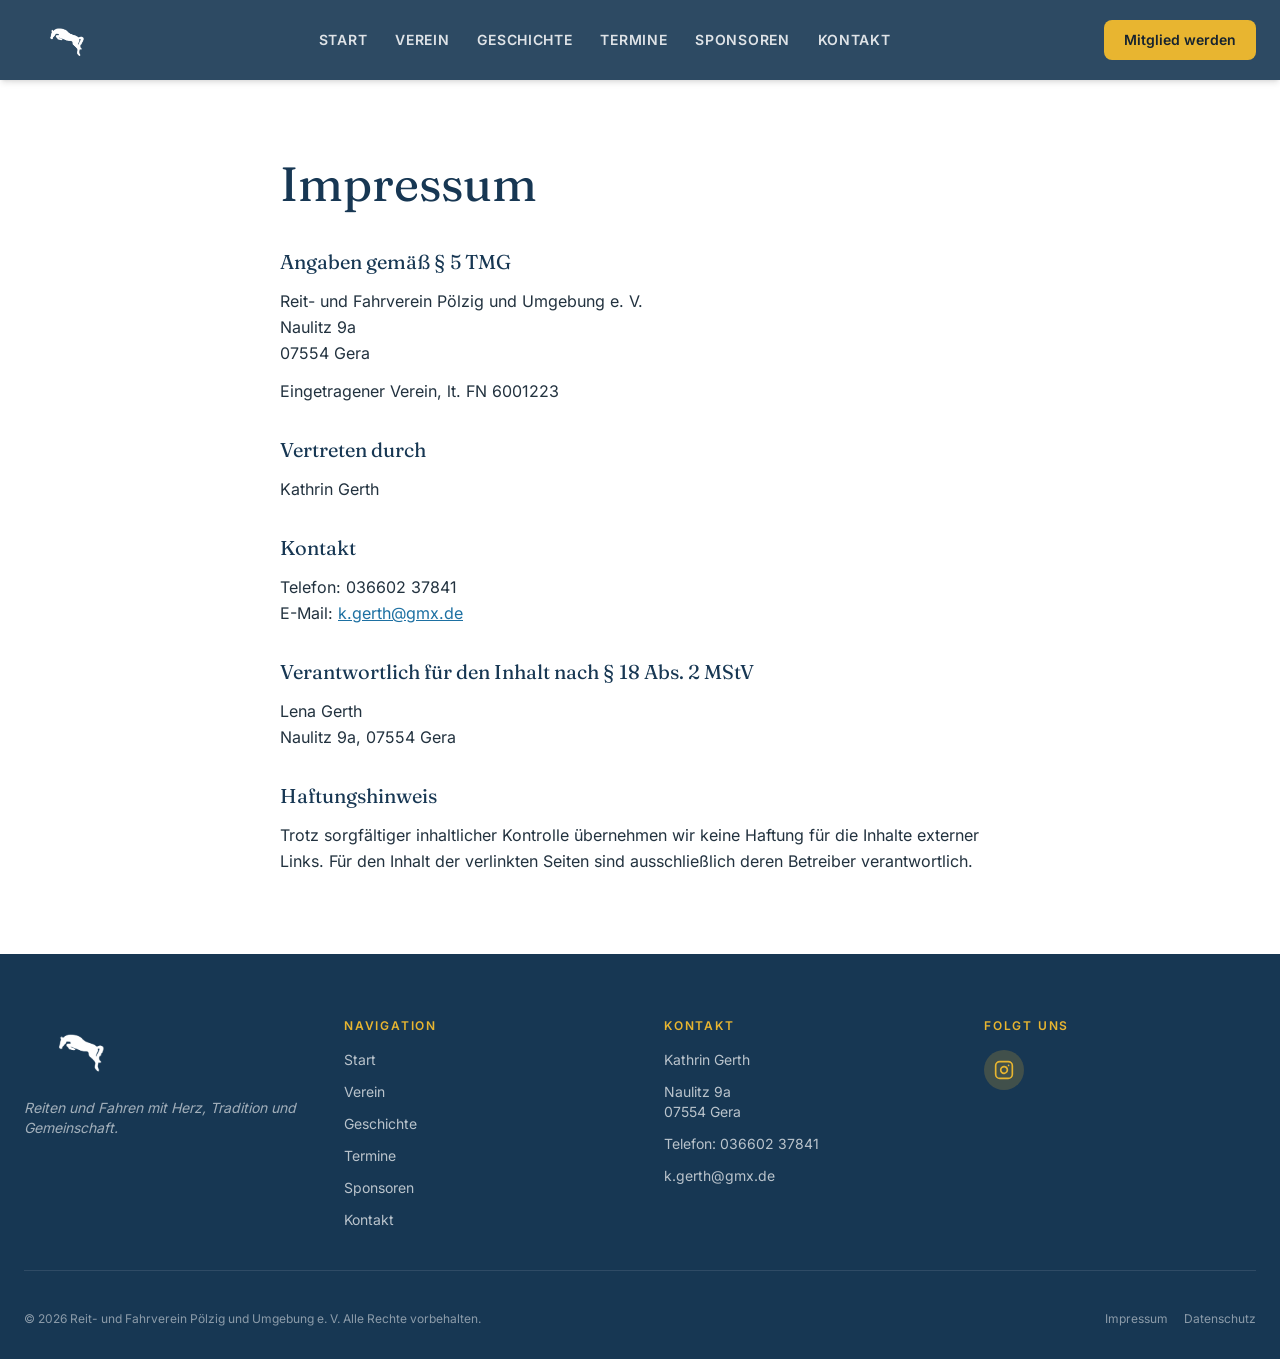
<file: rfv-poelzig-static/impressum.html>
<!doctype html>
<html lang="de">
<head>
<meta charset="utf-8" />
<meta name="viewport" content="width=device-width, initial-scale=1" />
<title>Impressum · RFV Pölzig</title>
<meta name="description" content="Impressum des Reit- und Fahrverein Pölzig und Umgebung e.V." />
<meta name="theme-color" content="#173753" />
<link rel="icon" href="assets/img/logo.png" />
<link rel="apple-touch-icon" href="assets/img/logo.png" />
<link rel="stylesheet" href="assets/css/fonts.css" />
<link rel="stylesheet" href="assets/css/tailwind.css" />
</head>
<body class="min-h-dvh bg-white">
<a href="#main" class="sr-only focus:not-sr-only focus:absolute focus:z-[60] focus:top-2 focus:left-2 focus:rounded-lg focus:bg-white focus:px-4 focus:py-2 focus:text-navy-900">Zum Inhalt springen</a>

<header class="fixed left-0 right-0 top-0 z-50 h-20 bg-navy-900/90 shadow-md backdrop-blur-md">
  <div class="mx-auto flex h-20 max-w-7xl items-center justify-between px-6">
    <a href="index.html" class="flex items-center gap-3"><img src="assets/img/logo.png" alt="Reit- und Fahrverein Pölzig und Umgebung e.V." class="h-12 w-auto brightness-0 invert" /></a>
    <nav class="hidden items-center gap-7 md:flex">
      <a href="index.html" class="text-sm font-semibold uppercase tracking-wider text-white/85 hover:text-gold">Start</a>
      <a href="verein.html" class="text-sm font-semibold uppercase tracking-wider text-white/85 hover:text-gold">Verein</a>
      <a href="geschichte.html" class="text-sm font-semibold uppercase tracking-wider text-white/85 hover:text-gold">Geschichte</a>
      <a href="termine.html" class="text-sm font-semibold uppercase tracking-wider text-white/85 hover:text-gold">Termine</a>
      <a href="sponsoren.html" class="text-sm font-semibold uppercase tracking-wider text-white/85 hover:text-gold">Sponsoren</a>
      <a href="kontakt.html" class="text-sm font-semibold uppercase tracking-wider text-white/85 hover:text-gold">Kontakt</a>
    </nav>
    <a href="kontakt.html" class="hidden rounded-lg bg-gold px-5 py-2.5 text-sm font-semibold text-charcoal transition hover:bg-gold-hover hover:-translate-y-0.5 md:inline-block">Mitglied werden</a>
    <button type="button" aria-label="Menü öffnen" aria-controls="mobile-menu" aria-expanded="false" onclick="toggleMenu()" class="flex h-10 w-10 items-center justify-center rounded-lg border border-white/20 text-white md:hidden">
      <svg class="h-5 w-5" fill="none" stroke="currentColor" viewBox="0 0 24 24"><path stroke-linecap="round" stroke-linejoin="round" stroke-width="2" d="M4 6h16M4 12h16M4 18h16"></path></svg>
    </button>
  </div>
  <div id="mobile-menu" class="hidden border-t border-white/10 bg-navy-900 px-6 py-4 md:hidden">
    <nav class="flex flex-col gap-4">
      <a href="index.html" class="text-sm font-semibold uppercase tracking-wider text-white/85 hover:text-gold">Start</a>
      <a href="verein.html" class="text-sm font-semibold uppercase tracking-wider text-white/85 hover:text-gold">Verein</a>
      <a href="geschichte.html" class="text-sm font-semibold uppercase tracking-wider text-white/85 hover:text-gold">Geschichte</a>
      <a href="termine.html" class="text-sm font-semibold uppercase tracking-wider text-white/85 hover:text-gold">Termine</a>
      <a href="sponsoren.html" class="text-sm font-semibold uppercase tracking-wider text-white/85 hover:text-gold">Sponsoren</a>
      <a href="kontakt.html" class="mt-2 inline-block rounded-lg bg-gold px-5 py-2.5 text-center text-sm font-semibold text-charcoal">Mitglied werden</a>
    </nav>
  </div>
</header>

<section id="main" class="mt-[80px] bg-white py-20">
  <div class="mx-auto max-w-3xl px-6">
    <h1 class="font-serif text-4xl text-navy-900 md:text-5xl">Impressum</h1>
    <div class="mt-10 space-y-8 text-base leading-relaxed text-text-dark">
      <div>
        <h2 class="font-serif text-xl text-navy-900">Angaben gemäß § 5 TMG</h2>
        <p class="mt-3">Reit- und Fahrverein Pölzig und Umgebung e. V.<br />Naulitz 9a<br />07554 Gera</p>
        <p class="mt-3">Eingetragener Verein, lt. FN 6001223</p>
      </div>
      <div>
        <h2 class="font-serif text-xl text-navy-900">Vertreten durch</h2>
        <p class="mt-3">Kathrin Gerth</p>
      </div>
      <div>
        <h2 class="font-serif text-xl text-navy-900">Kontakt</h2>
        <p class="mt-3">Telefon: 036602 37841<br />E-Mail: <a href="mailto:k.gerth@gmx.de" class="text-navy-700 underline">k.gerth@gmx.de</a></p>
      </div>
      <div>
        <h2 class="font-serif text-xl text-navy-900">Verantwortlich für den Inhalt nach § 18 Abs. 2 MStV</h2>
        <p class="mt-3">Lena Gerth<br />Naulitz 9a, 07554 Gera</p>
      </div>
      <div>
        <h2 class="font-serif text-xl text-navy-900">Haftungshinweis</h2>
        <p class="mt-3">Trotz sorgfältiger inhaltlicher Kontrolle übernehmen wir keine Haftung für die Inhalte externer Links. Für den Inhalt der verlinkten Seiten sind ausschließlich deren Betreiber verantwortlich.</p>
      </div>
    </div>
  </div>
</section>

<footer class="relative bg-navy-900 pt-16 pb-8">
  <div class="mx-auto max-w-7xl px-6">
    <div class="grid gap-12 md:grid-cols-4">
      <div>
        <img src="assets/img/logo.png" alt="Reit- und Fahrverein Pölzig und Umgebung e.V." class="h-16 w-auto brightness-0 invert" />
        <p class="mt-4 text-sm italic text-white/60">Reiten und Fahren mit Herz, Tradition und Gemeinschaft.</p>
      </div>
      <div>
        <h4 class="mb-4 text-xs font-semibold uppercase tracking-[0.15em] text-gold">Navigation</h4>
        <ul class="space-y-3 text-sm text-white/70">
          <li><a href="index.html" class="transition hover:text-white">Start</a></li>
          <li><a href="verein.html" class="transition hover:text-white">Verein</a></li>
          <li><a href="geschichte.html" class="transition hover:text-white">Geschichte</a></li>
          <li><a href="termine.html" class="transition hover:text-white">Termine</a></li>
          <li><a href="sponsoren.html" class="transition hover:text-white">Sponsoren</a></li>
          <li><a href="kontakt.html" class="transition hover:text-white">Kontakt</a></li>
        </ul>
      </div>
      <div>
        <h4 class="mb-4 text-xs font-semibold uppercase tracking-[0.15em] text-gold">Kontakt</h4>
        <ul class="space-y-3 text-sm text-white/70">
          <li>Kathrin Gerth</li>
          <li>Naulitz 9a<br />07554 Gera</li>
          <li>Telefon: 036602 37841</li>
          <li><a href="mailto:k.gerth@gmx.de" class="transition hover:text-white">k.gerth@gmx.de</a></li>
        </ul>
      </div>
      <div>
        <h4 class="mb-4 text-xs font-semibold uppercase tracking-[0.15em] text-gold">Folgt uns</h4>
        <a href="https://www.instagram.com/rfv.poelzig/" target="_blank" rel="noreferrer" class="flex h-10 w-10 items-center justify-center rounded-full bg-gold/20 text-gold transition hover:bg-gold hover:text-charcoal" aria-label="Instagram">
          <svg class="h-5 w-5" fill="none" stroke="currentColor" stroke-width="2" stroke-linecap="round" stroke-linejoin="round" viewBox="0 0 24 24"><rect x="2" y="2" width="20" height="20" rx="5" ry="5" /><path d="M16 11.37A4 4 0 1112.63 8 4 4 0 0116 11.37z" /><line x1="17.5" y1="6.5" x2="17.5" y2="6.5" /></svg>
        </a>
      </div>
    </div>
    <hr class="my-10 border-white/10" />
    <div class="flex flex-col items-center justify-between gap-4 text-xs text-white/50 md:flex-row">
      <p>&copy; <span id="year"></span> Reit- und Fahrverein Pölzig und Umgebung e. V. Alle Rechte vorbehalten.</p>
      <div class="flex gap-4">
        <a href="impressum.html" class="transition hover:text-white">Impressum</a>
        <a href="datenschutz.html" class="transition hover:text-white">Datenschutz</a>
      </div>
    </div>
  </div>
</footer>

<script src="assets/js/site.js"></script>
<script src="assets/js/lightbox.js"></script>
<script>document.getElementById('year').textContent = new Date().getFullYear();</script>
</body>
</html>
</file>
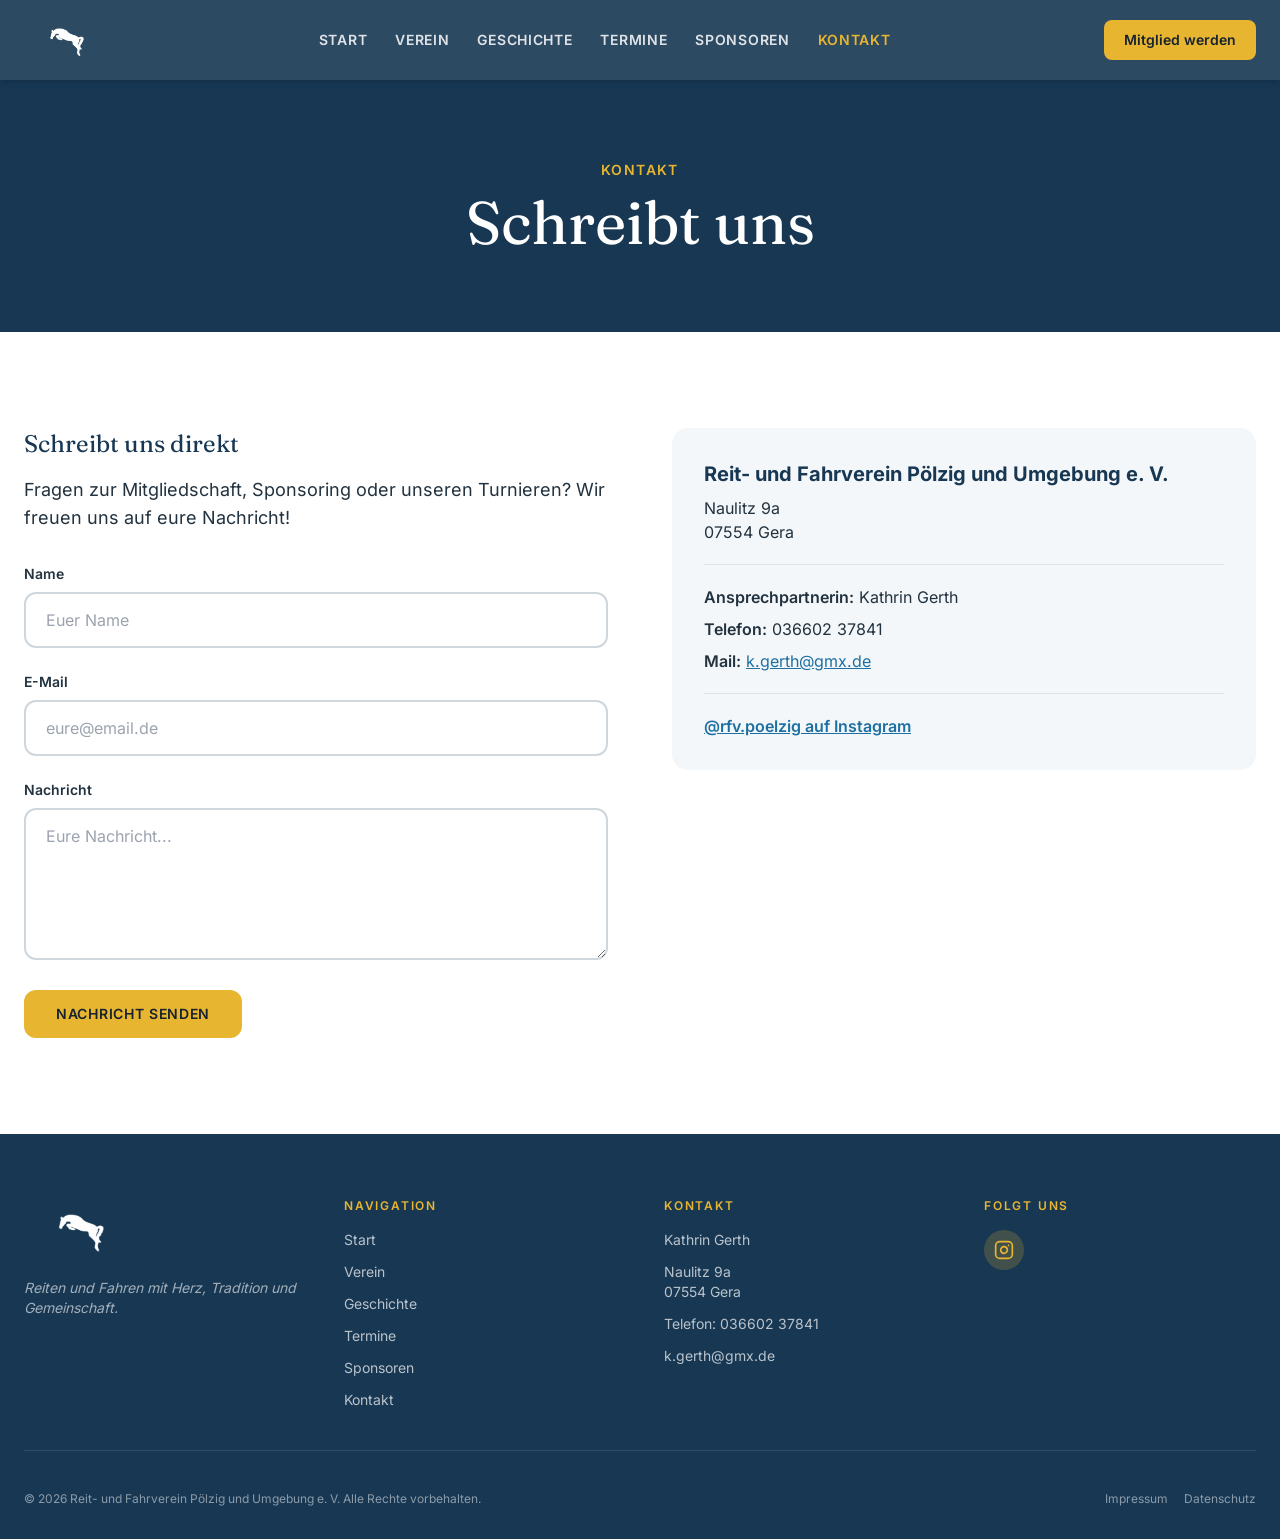
<file: rfv-poelzig-static/kontakt.html>
<!doctype html>
<html lang="de">
<head>
<meta charset="utf-8" />
<meta name="viewport" content="width=device-width, initial-scale=1" />
<title>Kontakt · RFV Pölzig</title>
<meta name="description" content="Kontaktiert den Reit- und Fahrverein Pölzig und Umgebung e.V." />
<meta name="theme-color" content="#173753" />
<link rel="icon" href="assets/img/logo.png" />
<link rel="apple-touch-icon" href="assets/img/logo.png" />
<link rel="stylesheet" href="assets/css/fonts.css" />
<link rel="stylesheet" href="assets/css/tailwind.css" />
</head>
<body class="min-h-dvh bg-white">
<a href="#main" class="sr-only focus:not-sr-only focus:absolute focus:z-[60] focus:top-2 focus:left-2 focus:rounded-lg focus:bg-white focus:px-4 focus:py-2 focus:text-navy-900">Zum Inhalt springen</a>

<header class="fixed left-0 right-0 top-0 z-50 h-20 bg-navy-900/90 shadow-md backdrop-blur-md">
  <div class="mx-auto flex h-20 max-w-7xl items-center justify-between px-6">
    <a href="index.html" class="flex items-center gap-3"><img src="assets/img/logo.png" alt="Reit- und Fahrverein Pölzig und Umgebung e.V." class="h-12 w-auto brightness-0 invert" /></a>
    <nav class="hidden items-center gap-7 md:flex">
      <a href="index.html" class="text-sm font-semibold uppercase tracking-wider text-white/85 hover:text-gold">Start</a>
      <a href="verein.html" class="text-sm font-semibold uppercase tracking-wider text-white/85 hover:text-gold">Verein</a>
      <a href="geschichte.html" class="text-sm font-semibold uppercase tracking-wider text-white/85 hover:text-gold">Geschichte</a>
      <a href="termine.html" class="text-sm font-semibold uppercase tracking-wider text-white/85 hover:text-gold">Termine</a>
      <a href="sponsoren.html" class="text-sm font-semibold uppercase tracking-wider text-white/85 hover:text-gold">Sponsoren</a>
      <a href="kontakt.html" aria-current="page" class="text-sm font-semibold uppercase tracking-wider text-gold">Kontakt</a>
    </nav>
    <a href="kontakt.html" class="hidden rounded-lg bg-gold px-5 py-2.5 text-sm font-semibold text-charcoal transition hover:bg-gold-hover hover:-translate-y-0.5 md:inline-block">Mitglied werden</a>
    <button type="button" aria-label="Menü öffnen" aria-controls="mobile-menu" aria-expanded="false" onclick="toggleMenu()" class="flex h-10 w-10 items-center justify-center rounded-lg border border-white/20 text-white md:hidden">
      <svg class="h-5 w-5" fill="none" stroke="currentColor" viewBox="0 0 24 24"><path stroke-linecap="round" stroke-linejoin="round" stroke-width="2" d="M4 6h16M4 12h16M4 18h16"></path></svg>
    </button>
  </div>
  <div id="mobile-menu" class="hidden border-t border-white/10 bg-navy-900 px-6 py-4 md:hidden">
    <nav class="flex flex-col gap-4">
      <a href="index.html" class="text-sm font-semibold uppercase tracking-wider text-white/85 hover:text-gold">Start</a>
      <a href="verein.html" class="text-sm font-semibold uppercase tracking-wider text-white/85 hover:text-gold">Verein</a>
      <a href="geschichte.html" class="text-sm font-semibold uppercase tracking-wider text-white/85 hover:text-gold">Geschichte</a>
      <a href="termine.html" class="text-sm font-semibold uppercase tracking-wider text-white/85 hover:text-gold">Termine</a>
      <a href="sponsoren.html" class="text-sm font-semibold uppercase tracking-wider text-white/85 hover:text-gold">Sponsoren</a>
      <a href="kontakt.html" aria-current="page" class="mt-2 inline-block rounded-lg bg-gold px-5 py-2.5 text-center text-sm font-semibold text-charcoal">Mitglied werden</a>
    </nav>
  </div>
</header>

<section id="main" class="mt-[80px] bg-navy-900 py-20">
  <div class="mx-auto max-w-4xl px-6 text-center" data-animate="hero">
    <p class="mb-3 text-sm font-semibold uppercase tracking-widest text-gold">Kontakt</p>
    <h1 class="font-serif text-5xl text-white md:text-6xl">Schreibt uns</h1>
  </div>
</section>

<section class="bg-white py-24">
  <div class="mx-auto max-w-7xl px-6">
    <div class="grid gap-16 md:grid-cols-2" data-animate="reveal">
      <div>
        <h2 class="font-serif text-2xl text-navy-900 mb-4">Schreibt uns direkt</h2>
        <p class="mb-8 text-lg text-text-dark">Fragen zur Mitgliedschaft, Sponsoring oder unseren Turnieren? Wir freuen uns auf eure Nachricht!</p>
        <form class="space-y-6" onsubmit="return handleContactSubmit(event)">
          <div>
            <label class="mb-2 block text-sm font-semibold text-text-dark" for="name">Name</label>
            <input id="name" type="text" required class="w-full rounded-xl border-2 border-navy-900/20 bg-white px-5 py-3.5 text-text-dark outline-none transition focus:border-gold focus:ring-2 focus:ring-navy-700/40" placeholder="Euer Name" />
          </div>
          <div>
            <label class="mb-2 block text-sm font-semibold text-text-dark" for="email">E-Mail</label>
            <input id="email" type="email" required class="w-full rounded-xl border-2 border-navy-900/20 bg-white px-5 py-3.5 text-text-dark outline-none transition focus:border-gold focus:ring-2 focus:ring-navy-700/40" placeholder="eure@email.de" />
          </div>
          <div>
            <label class="mb-2 block text-sm font-semibold text-text-dark" for="message">Nachricht</label>
            <textarea id="message" required rows="5" class="w-full rounded-xl border-2 border-navy-900/20 bg-white px-5 py-3.5 text-text-dark outline-none transition focus:border-gold focus:ring-2 focus:ring-navy-700/40" placeholder="Eure Nachricht..."></textarea>
          </div>
          <button type="submit" class="rounded-xl bg-gold px-8 py-3.5 text-sm font-semibold uppercase tracking-wider text-charcoal transition hover:bg-gold-hover hover:-translate-y-0.5">Nachricht senden</button>
          <p id="form-note" class="hidden text-sm font-semibold text-navy-700 rounded-lg bg-gold/10 border border-gold/30 p-4">Euer E-Mail-Programm öffnet sich gleich mit der ausgefüllten Nachricht, bitte dort absenden.</p>
        </form>
      </div>

      <div class="flex flex-col items-start">
        <div class="w-full rounded-2xl bg-light-gray p-8">
          <p class="text-xl font-bold text-navy-900">Reit- und Fahrverein Pölzig und Umgebung e. V.</p>
          <p class="mt-2 text-text-dark">Naulitz 9a<br />07554 Gera</p>
          <hr class="my-5 border-navy-900/10" />
          <p class="text-text-dark"><span class="font-semibold">Ansprechpartnerin:</span> Kathrin Gerth</p>
          <p class="mt-2 text-text-dark"><span class="font-semibold">Telefon:</span> 036602 37841</p>
          <p class="mt-2 text-text-dark"><span class="font-semibold">Mail:</span> <a href="mailto:k.gerth@gmx.de" class="text-navy-700 underline">k.gerth@gmx.de</a></p>
          <hr class="my-5 border-navy-900/10" />
          <a href="https://www.instagram.com/rfv.poelzig/" target="_blank" rel="noreferrer" class="font-semibold text-navy-700 underline">@rfv.poelzig auf Instagram</a>
        </div>
      </div>
    </div>
  </div>
</section>

<footer class="relative bg-navy-900 pt-16 pb-8">
  <div class="mx-auto max-w-7xl px-6">
    <div class="grid gap-12 md:grid-cols-4">
      <div>
        <img src="assets/img/logo.png" alt="Reit- und Fahrverein Pölzig und Umgebung e.V." class="h-16 w-auto brightness-0 invert" />
        <p class="mt-4 text-sm italic text-white/60">Reiten und Fahren mit Herz, Tradition und Gemeinschaft.</p>
      </div>
      <div>
        <h4 class="mb-4 text-xs font-semibold uppercase tracking-[0.15em] text-gold">Navigation</h4>
        <ul class="space-y-3 text-sm text-white/70">
          <li><a href="index.html" class="transition hover:text-white">Start</a></li>
          <li><a href="verein.html" class="transition hover:text-white">Verein</a></li>
          <li><a href="geschichte.html" class="transition hover:text-white">Geschichte</a></li>
          <li><a href="termine.html" class="transition hover:text-white">Termine</a></li>
          <li><a href="sponsoren.html" class="transition hover:text-white">Sponsoren</a></li>
          <li><a href="kontakt.html" class="transition hover:text-white">Kontakt</a></li>
        </ul>
      </div>
      <div>
        <h4 class="mb-4 text-xs font-semibold uppercase tracking-[0.15em] text-gold">Kontakt</h4>
        <ul class="space-y-3 text-sm text-white/70">
          <li>Kathrin Gerth</li>
          <li>Naulitz 9a<br />07554 Gera</li>
          <li>Telefon: 036602 37841</li>
          <li><a href="mailto:k.gerth@gmx.de" class="transition hover:text-white">k.gerth@gmx.de</a></li>
        </ul>
      </div>
      <div>
        <h4 class="mb-4 text-xs font-semibold uppercase tracking-[0.15em] text-gold">Folgt uns</h4>
        <a href="https://www.instagram.com/rfv.poelzig/" target="_blank" rel="noreferrer" class="flex h-10 w-10 items-center justify-center rounded-full bg-gold/20 text-gold transition hover:bg-gold hover:text-charcoal" aria-label="Instagram">
          <svg class="h-5 w-5" fill="none" stroke="currentColor" stroke-width="2" stroke-linecap="round" stroke-linejoin="round" viewBox="0 0 24 24"><rect x="2" y="2" width="20" height="20" rx="5" ry="5" /><path d="M16 11.37A4 4 0 1112.63 8 4 4 0 0116 11.37z" /><line x1="17.5" y1="6.5" x2="17.5" y2="6.5" /></svg>
        </a>
      </div>
    </div>
    <hr class="my-10 border-white/10" />
    <div class="flex flex-col items-center justify-between gap-4 text-xs text-white/50 md:flex-row">
      <p>&copy; <span id="year"></span> Reit- und Fahrverein Pölzig und Umgebung e. V. Alle Rechte vorbehalten.</p>
      <div class="flex gap-4">
        <a href="impressum.html" class="transition hover:text-white">Impressum</a>
        <a href="datenschutz.html" class="transition hover:text-white">Datenschutz</a>
      </div>
    </div>
  </div>
</footer>

<script src="assets/js/site.js"></script>
<script src="assets/js/lightbox.js"></script>
<script src="assets/js/motion.js"></script>
<script src="assets/js/animations.js"></script>
<script>document.getElementById('year').textContent = new Date().getFullYear();</script>
</body>
</html>
</file>
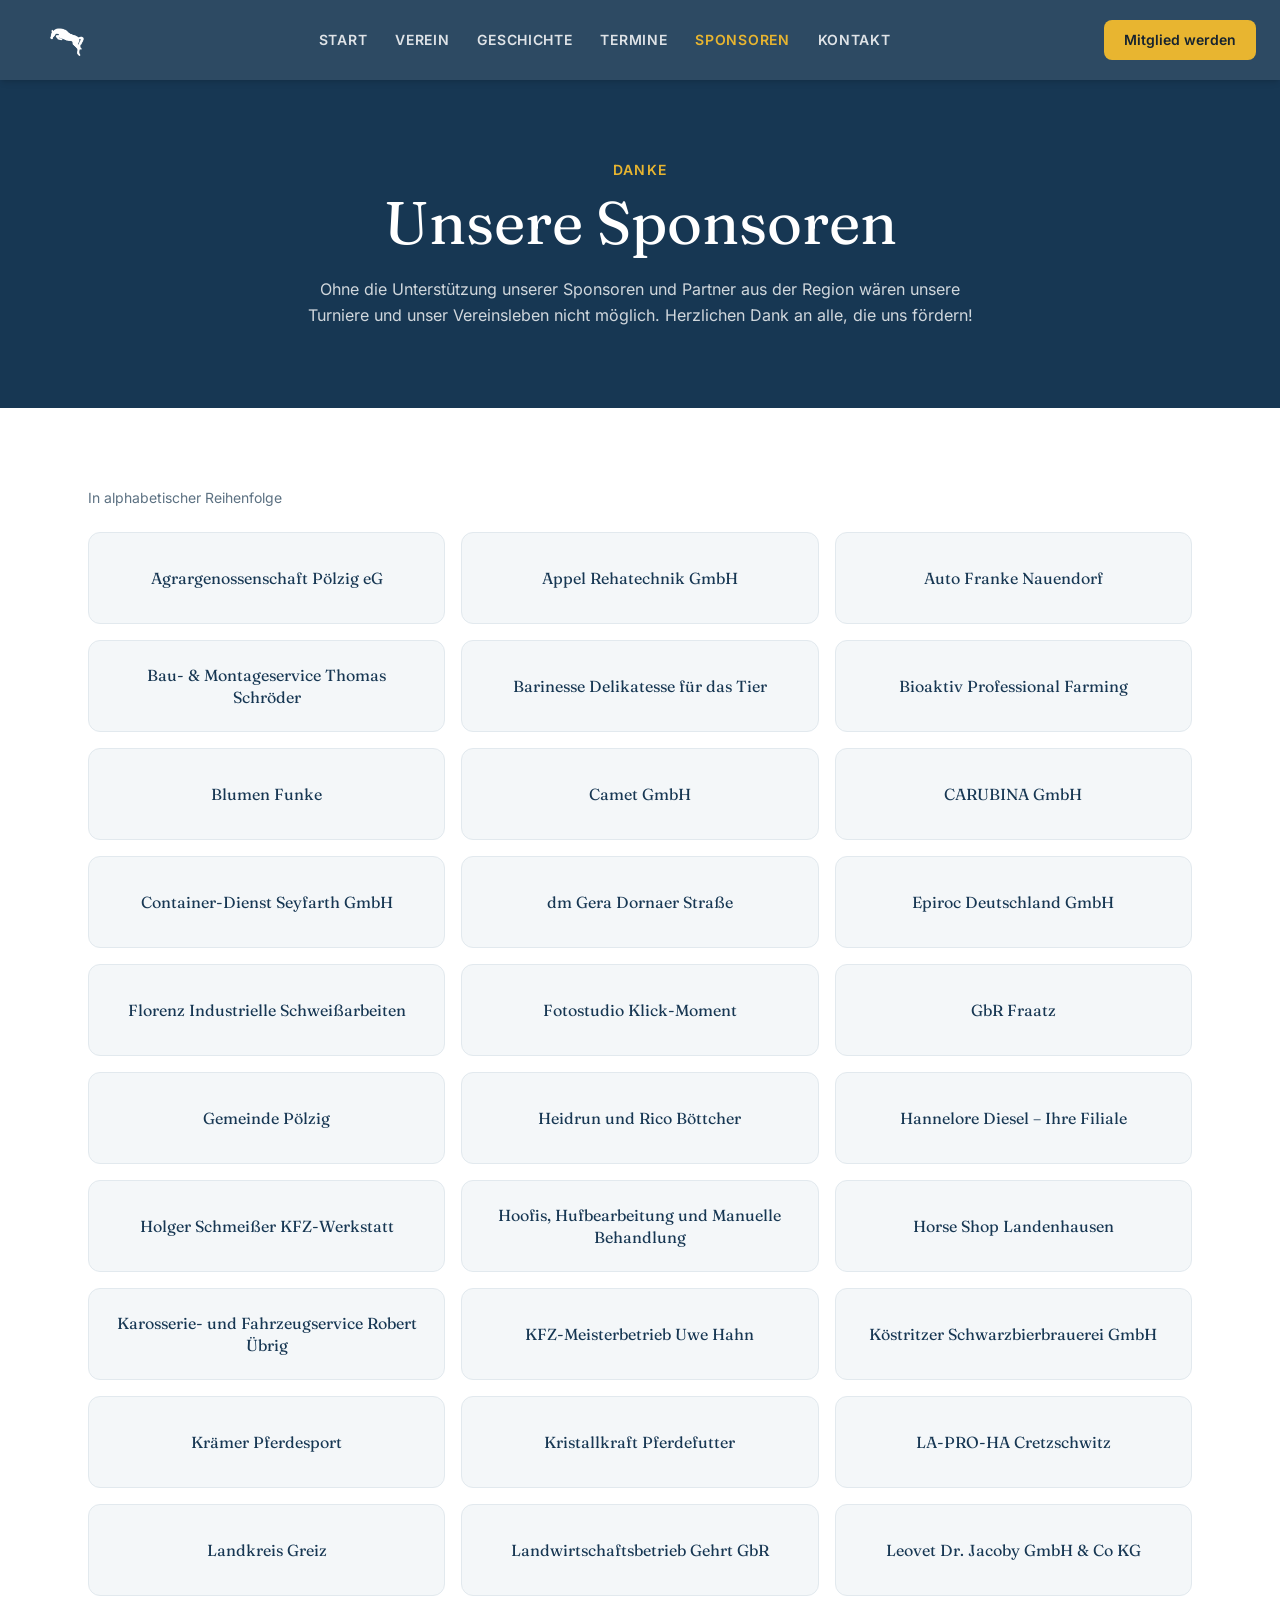
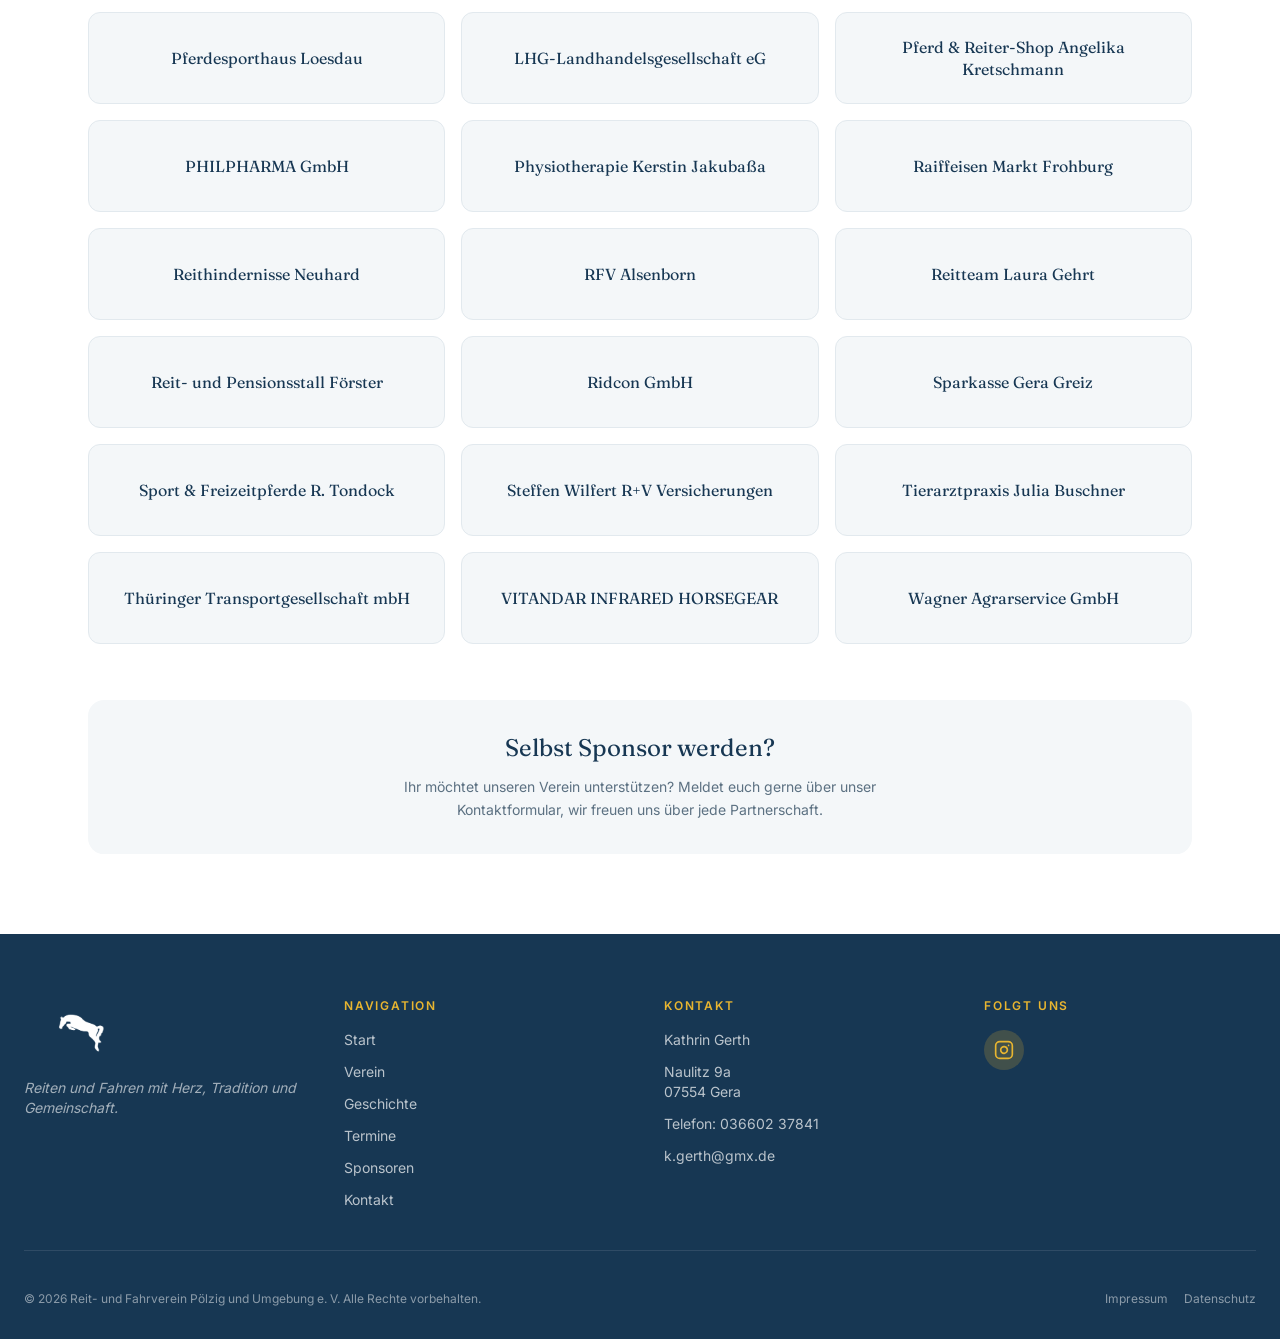
<file: rfv-poelzig-static/sponsoren.html>
<!doctype html>
<html lang="de">
<head>
<meta charset="utf-8" />
<meta name="viewport" content="width=device-width, initial-scale=1" />
<title>Sponsoren · RFV Pölzig</title>
<meta name="description" content="Unsere Sponsoren und Partner." />
<meta name="theme-color" content="#173753" />
<link rel="icon" href="assets/img/logo.png" />
<link rel="apple-touch-icon" href="assets/img/logo.png" />
<link rel="stylesheet" href="assets/css/fonts.css" />
<link rel="stylesheet" href="assets/css/tailwind.css" />
</head>
<body class="min-h-dvh bg-white">
<a href="#main" class="sr-only focus:not-sr-only focus:absolute focus:z-[60] focus:top-2 focus:left-2 focus:rounded-lg focus:bg-white focus:px-4 focus:py-2 focus:text-navy-900">Zum Inhalt springen</a>

<header class="fixed left-0 right-0 top-0 z-50 h-20 bg-navy-900/90 shadow-md backdrop-blur-md">
  <div class="mx-auto flex h-20 max-w-7xl items-center justify-between px-6">
    <a href="index.html" class="flex items-center gap-3"><img src="assets/img/logo.png" alt="Reit- und Fahrverein Pölzig und Umgebung e.V." class="h-12 w-auto brightness-0 invert" /></a>
    <nav class="hidden items-center gap-7 md:flex">
      <a href="index.html" class="text-sm font-semibold uppercase tracking-wider text-white/85 hover:text-gold">Start</a>
      <a href="verein.html" class="text-sm font-semibold uppercase tracking-wider text-white/85 hover:text-gold">Verein</a>
      <a href="geschichte.html" class="text-sm font-semibold uppercase tracking-wider text-white/85 hover:text-gold">Geschichte</a>
      <a href="termine.html" class="text-sm font-semibold uppercase tracking-wider text-white/85 hover:text-gold">Termine</a>
      <a href="sponsoren.html" aria-current="page" class="text-sm font-semibold uppercase tracking-wider text-gold">Sponsoren</a>
      <a href="kontakt.html" class="text-sm font-semibold uppercase tracking-wider text-white/85 hover:text-gold">Kontakt</a>
    </nav>
    <a href="kontakt.html" class="hidden rounded-lg bg-gold px-5 py-2.5 text-sm font-semibold text-charcoal transition hover:bg-gold-hover hover:-translate-y-0.5 md:inline-block">Mitglied werden</a>
    <button type="button" aria-label="Menü öffnen" aria-controls="mobile-menu" aria-expanded="false" onclick="toggleMenu()" class="flex h-10 w-10 items-center justify-center rounded-lg border border-white/20 text-white md:hidden">
      <svg class="h-5 w-5" fill="none" stroke="currentColor" viewBox="0 0 24 24"><path stroke-linecap="round" stroke-linejoin="round" stroke-width="2" d="M4 6h16M4 12h16M4 18h16"></path></svg>
    </button>
  </div>
  <div id="mobile-menu" class="hidden border-t border-white/10 bg-navy-900 px-6 py-4 md:hidden">
    <nav class="flex flex-col gap-4">
      <a href="index.html" class="text-sm font-semibold uppercase tracking-wider text-white/85 hover:text-gold">Start</a>
      <a href="verein.html" class="text-sm font-semibold uppercase tracking-wider text-white/85 hover:text-gold">Verein</a>
      <a href="geschichte.html" class="text-sm font-semibold uppercase tracking-wider text-white/85 hover:text-gold">Geschichte</a>
      <a href="termine.html" class="text-sm font-semibold uppercase tracking-wider text-white/85 hover:text-gold">Termine</a>
      <a href="sponsoren.html" aria-current="page" class="text-sm font-semibold uppercase tracking-wider text-gold">Sponsoren</a>
      <a href="kontakt.html" class="mt-2 inline-block rounded-lg bg-gold px-5 py-2.5 text-center text-sm font-semibold text-charcoal">Mitglied werden</a>
    </nav>
  </div>
</header>

<section id="main" class="mt-[80px] bg-navy-900 py-20">
  <div class="mx-auto max-w-4xl px-6 text-center" data-animate="hero">
    <p class="mb-3 text-sm font-semibold uppercase tracking-widest text-gold">Danke</p>
    <h1 class="font-serif text-5xl text-white md:text-6xl">Unsere Sponsoren</h1>
    <p class="mx-auto mt-6 max-w-2xl text-base leading-relaxed text-white/80">
      Ohne die Unterstützung unserer Sponsoren und Partner aus der Region
      wären unsere Turniere und unser Vereinsleben nicht möglich.
      Herzlichen Dank an alle, die uns fördern!
    </p>
  </div>
</section>

<section class="bg-white py-20">
  <div class="mx-auto max-w-6xl px-6">
    <p class="mb-6 text-sm text-text-muted">In alphabetischer Reihenfolge</p>
    <div id="sponsor-grid" class="grid grid-cols-1 gap-4 sm:grid-cols-2 lg:grid-cols-3"></div>

    <div class="mt-14 rounded-2xl bg-light-gray p-8 text-center" data-animate="reveal">
      <h2 class="font-serif text-2xl text-navy-900">Selbst Sponsor werden?</h2>
      <p class="mx-auto mt-3 max-w-xl text-sm leading-relaxed text-text-muted">
        Ihr möchtet unseren Verein unterstützen? Meldet euch gerne über
        unser Kontaktformular, wir freuen uns über jede Partnerschaft.
      </p>
    </div>
  </div>
</section>

<footer class="relative bg-navy-900 pt-16 pb-8">
  <div class="mx-auto max-w-7xl px-6">
    <div class="grid gap-12 md:grid-cols-4">
      <div>
        <img src="assets/img/logo.png" alt="Reit- und Fahrverein Pölzig und Umgebung e.V." class="h-16 w-auto brightness-0 invert" />
        <p class="mt-4 text-sm italic text-white/60">Reiten und Fahren mit Herz, Tradition und Gemeinschaft.</p>
      </div>
      <div>
        <h4 class="mb-4 text-xs font-semibold uppercase tracking-[0.15em] text-gold">Navigation</h4>
        <ul class="space-y-3 text-sm text-white/70">
          <li><a href="index.html" class="transition hover:text-white">Start</a></li>
          <li><a href="verein.html" class="transition hover:text-white">Verein</a></li>
          <li><a href="geschichte.html" class="transition hover:text-white">Geschichte</a></li>
          <li><a href="termine.html" class="transition hover:text-white">Termine</a></li>
          <li><a href="sponsoren.html" class="transition hover:text-white">Sponsoren</a></li>
          <li><a href="kontakt.html" class="transition hover:text-white">Kontakt</a></li>
        </ul>
      </div>
      <div>
        <h4 class="mb-4 text-xs font-semibold uppercase tracking-[0.15em] text-gold">Kontakt</h4>
        <ul class="space-y-3 text-sm text-white/70">
          <li>Kathrin Gerth</li>
          <li>Naulitz 9a<br />07554 Gera</li>
          <li>Telefon: 036602 37841</li>
          <li><a href="mailto:k.gerth@gmx.de" class="transition hover:text-white">k.gerth@gmx.de</a></li>
        </ul>
      </div>
      <div>
        <h4 class="mb-4 text-xs font-semibold uppercase tracking-[0.15em] text-gold">Folgt uns</h4>
        <a href="https://www.instagram.com/rfv.poelzig/" target="_blank" rel="noreferrer" class="flex h-10 w-10 items-center justify-center rounded-full bg-gold/20 text-gold transition hover:bg-gold hover:text-charcoal" aria-label="Instagram">
          <svg class="h-5 w-5" fill="none" stroke="currentColor" stroke-width="2" stroke-linecap="round" stroke-linejoin="round" viewBox="0 0 24 24"><rect x="2" y="2" width="20" height="20" rx="5" ry="5" /><path d="M16 11.37A4 4 0 1112.63 8 4 4 0 0116 11.37z" /><line x1="17.5" y1="6.5" x2="17.5" y2="6.5" /></svg>
        </a>
      </div>
    </div>
    <hr class="my-10 border-white/10" />
    <div class="flex flex-col items-center justify-between gap-4 text-xs text-white/50 md:flex-row">
      <p>&copy; <span id="year"></span> Reit- und Fahrverein Pölzig und Umgebung e. V. Alle Rechte vorbehalten.</p>
      <div class="flex gap-4">
        <a href="impressum.html" class="transition hover:text-white">Impressum</a>
        <a href="datenschutz.html" class="transition hover:text-white">Datenschutz</a>
      </div>
    </div>
  </div>
</footer>

<script src="assets/js/site.js"></script>
<script src="assets/js/lightbox.js"></script>
<script src="assets/js/sponsors.js"></script>
<script src="assets/js/motion.js"></script>
<script src="assets/js/animations.js"></script>
<script>
  document.getElementById('year').textContent = new Date().getFullYear();
  renderSponsors(document.getElementById('sponsor-grid'));
  window.RFVAnim.revealSponsorGrid();
</script>
</body>
</html>
</file>
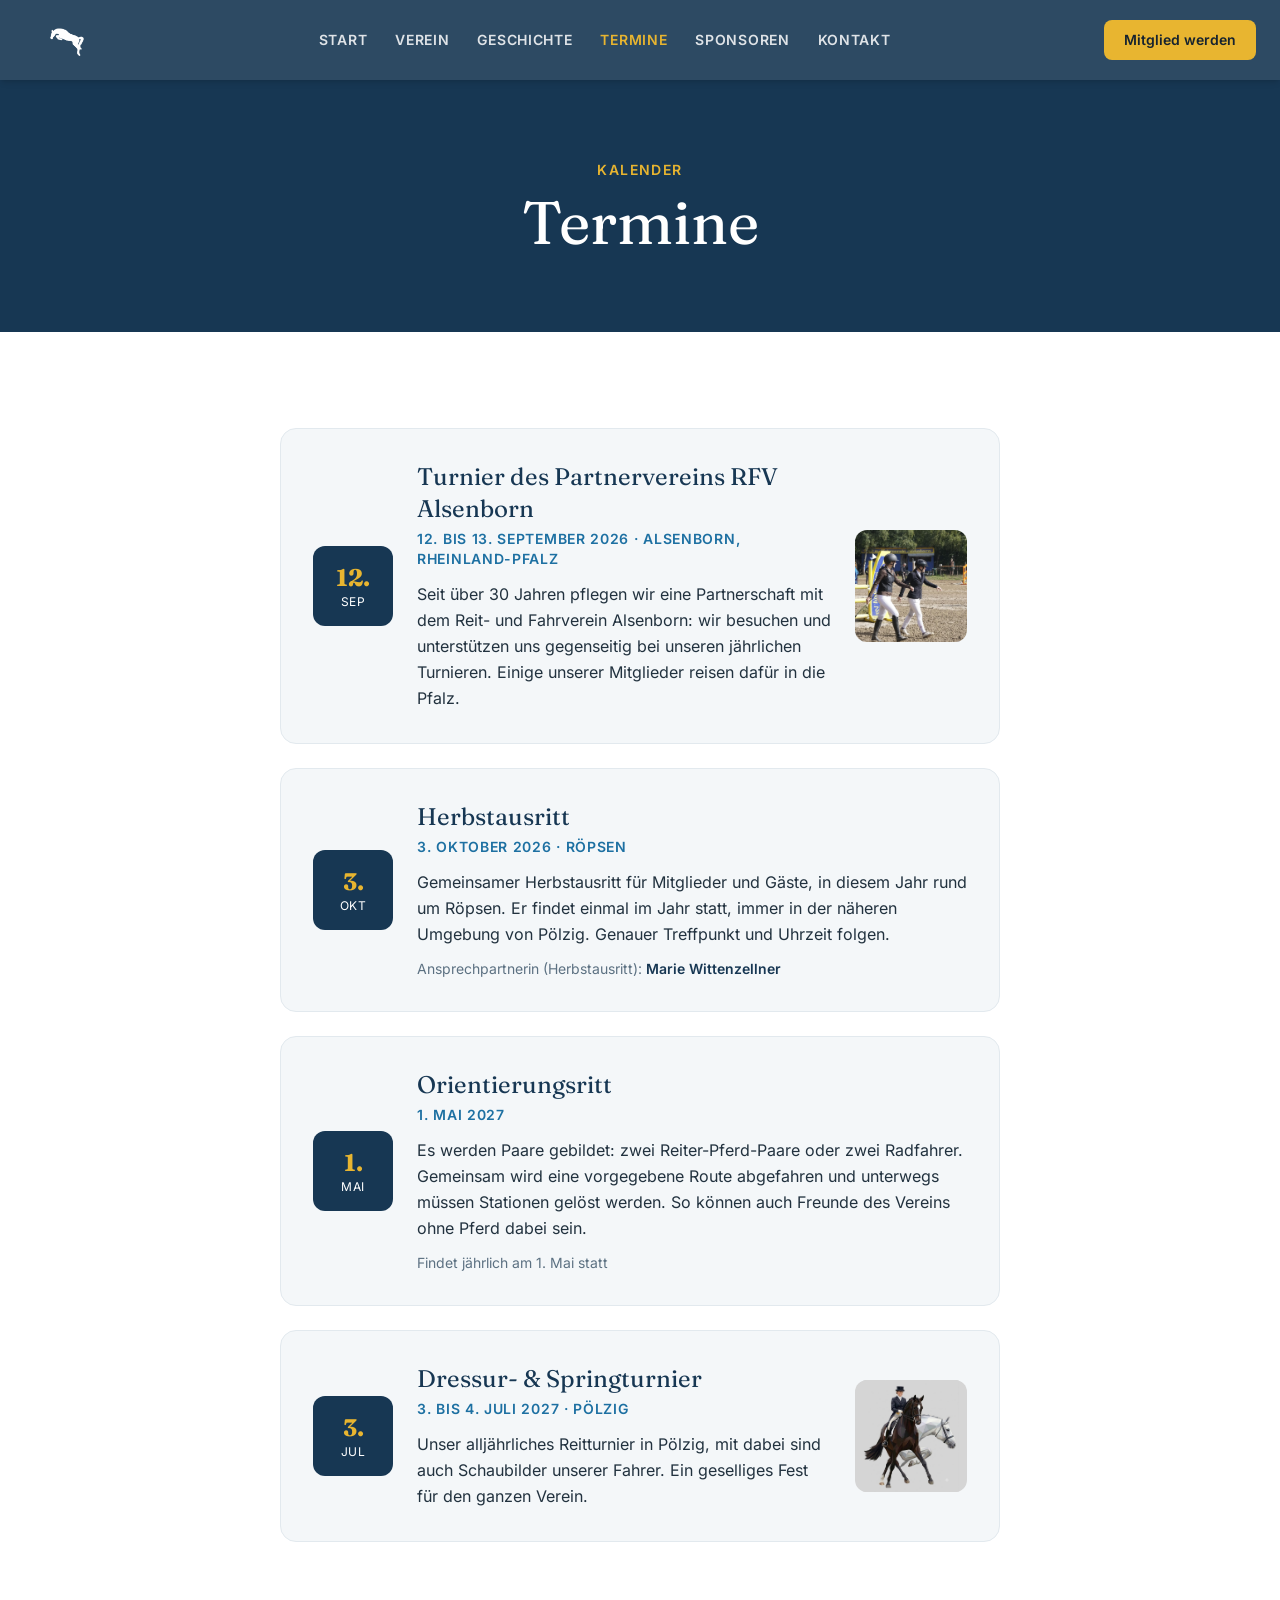
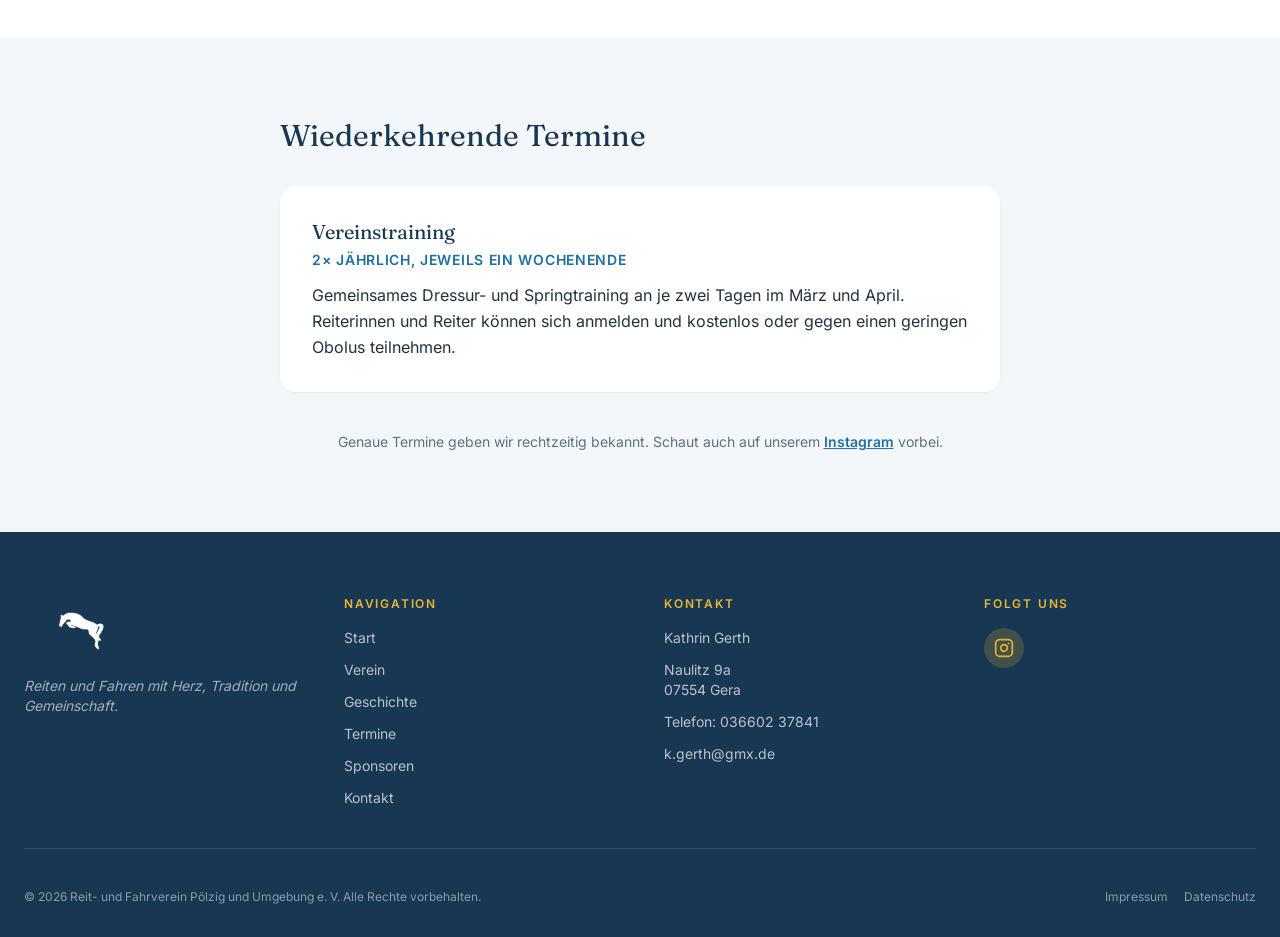
<file: rfv-poelzig-static/termine.html>
<!doctype html>
<html lang="de">
<head>
<meta charset="utf-8" />
<meta name="viewport" content="width=device-width, initial-scale=1" />
<title>Termine · RFV Pölzig</title>
<meta name="description" content="Termine des Reit- und Fahrverein Pölzig und Umgebung e.V." />
<meta name="theme-color" content="#173753" />
<link rel="icon" href="assets/img/logo.png" />
<link rel="apple-touch-icon" href="assets/img/logo.png" />
<link rel="stylesheet" href="assets/css/fonts.css" />
<link rel="stylesheet" href="assets/css/tailwind.css" />
</head>
<body class="min-h-dvh bg-white">
<a href="#main" class="sr-only focus:not-sr-only focus:absolute focus:z-[60] focus:top-2 focus:left-2 focus:rounded-lg focus:bg-white focus:px-4 focus:py-2 focus:text-navy-900">Zum Inhalt springen</a>

<header class="fixed left-0 right-0 top-0 z-50 h-20 bg-navy-900/90 shadow-md backdrop-blur-md">
  <div class="mx-auto flex h-20 max-w-7xl items-center justify-between px-6">
    <a href="index.html" class="flex items-center gap-3"><img src="assets/img/logo.png" alt="Reit- und Fahrverein Pölzig und Umgebung e.V." class="h-12 w-auto brightness-0 invert" /></a>
    <nav class="hidden items-center gap-7 md:flex">
      <a href="index.html" class="text-sm font-semibold uppercase tracking-wider text-white/85 hover:text-gold">Start</a>
      <a href="verein.html" class="text-sm font-semibold uppercase tracking-wider text-white/85 hover:text-gold">Verein</a>
      <a href="geschichte.html" class="text-sm font-semibold uppercase tracking-wider text-white/85 hover:text-gold">Geschichte</a>
      <a href="termine.html" aria-current="page" class="text-sm font-semibold uppercase tracking-wider text-gold">Termine</a>
      <a href="sponsoren.html" class="text-sm font-semibold uppercase tracking-wider text-white/85 hover:text-gold">Sponsoren</a>
      <a href="kontakt.html" class="text-sm font-semibold uppercase tracking-wider text-white/85 hover:text-gold">Kontakt</a>
    </nav>
    <a href="kontakt.html" class="hidden rounded-lg bg-gold px-5 py-2.5 text-sm font-semibold text-charcoal transition hover:bg-gold-hover hover:-translate-y-0.5 md:inline-block">Mitglied werden</a>
    <button type="button" aria-label="Menü öffnen" aria-controls="mobile-menu" aria-expanded="false" onclick="toggleMenu()" class="flex h-10 w-10 items-center justify-center rounded-lg border border-white/20 text-white md:hidden">
      <svg class="h-5 w-5" fill="none" stroke="currentColor" viewBox="0 0 24 24"><path stroke-linecap="round" stroke-linejoin="round" stroke-width="2" d="M4 6h16M4 12h16M4 18h16"></path></svg>
    </button>
  </div>
  <div id="mobile-menu" class="hidden border-t border-white/10 bg-navy-900 px-6 py-4 md:hidden">
    <nav class="flex flex-col gap-4">
      <a href="index.html" class="text-sm font-semibold uppercase tracking-wider text-white/85 hover:text-gold">Start</a>
      <a href="verein.html" class="text-sm font-semibold uppercase tracking-wider text-white/85 hover:text-gold">Verein</a>
      <a href="geschichte.html" class="text-sm font-semibold uppercase tracking-wider text-white/85 hover:text-gold">Geschichte</a>
      <a href="termine.html" aria-current="page" class="text-sm font-semibold uppercase tracking-wider text-gold">Termine</a>
      <a href="sponsoren.html" class="text-sm font-semibold uppercase tracking-wider text-white/85 hover:text-gold">Sponsoren</a>
      <a href="kontakt.html" class="mt-2 inline-block rounded-lg bg-gold px-5 py-2.5 text-center text-sm font-semibold text-charcoal">Mitglied werden</a>
    </nav>
  </div>
</header>

<section id="main" class="mt-[80px] bg-navy-900 py-20">
  <div class="mx-auto max-w-4xl px-6 text-center" data-animate="hero">
    <p class="mb-3 text-sm font-semibold uppercase tracking-widest text-gold">Kalender</p>
    <h1 class="font-serif text-5xl text-white md:text-6xl">Termine</h1>
  </div>
</section>

<section class="bg-white py-24">
  <div class="mx-auto max-w-3xl px-6">
    <!-- TODO: jährlich aktualisieren, sobald die nächsten Termine feststehen -->
    <div class="space-y-6" data-animate="stagger">
      <div class="flex flex-col gap-6 rounded-2xl border border-border-light bg-light-gray p-8 transition duration-300 hover:border-gold hover:shadow-md sm:flex-row sm:items-center">
        <div class="flex h-20 w-20 shrink-0 flex-col items-center justify-center rounded-xl bg-navy-900 text-white">
          <span class="font-serif text-2xl font-bold text-gold">12.</span>
          <span class="text-xs uppercase tracking-wider">Sep</span>
        </div>
        <div class="flex-1">
          <h2 class="font-serif text-2xl text-navy-900">Turnier des Partnervereins RFV Alsenborn</h2>
          <p class="mt-1 text-sm font-semibold uppercase tracking-wider text-navy-700">12. bis 13. September 2026 · Alsenborn, Rheinland-Pfalz</p>
          <p class="mt-3 text-base leading-relaxed text-text-dark">Seit über 30 Jahren pflegen wir eine Partnerschaft mit dem Reit- und Fahrverein Alsenborn: wir besuchen und unterstützen uns gegenseitig bei unseren jährlichen Turnieren. Einige unserer Mitglieder reisen dafür in die Pfalz.</p>
        </div>
        <div class="h-32 w-full shrink-0 overflow-hidden rounded-xl sm:h-28 sm:w-28">
          <img src="assets/img/photo-alsenborn-walk.jpg" alt="Zwei Reiterinnen unseres Vereins beim Turnier in Alsenborn" class="h-full w-full object-cover" />
        </div>
      </div>
      <div class="flex flex-col gap-6 rounded-2xl border border-border-light bg-light-gray p-8 transition duration-300 hover:border-gold hover:shadow-md sm:flex-row sm:items-center">
        <div class="flex h-20 w-20 shrink-0 flex-col items-center justify-center rounded-xl bg-navy-900 text-white">
          <span class="font-serif text-2xl font-bold text-gold">3.</span>
          <span class="text-xs uppercase tracking-wider">Okt</span>
        </div>
        <div>
          <h2 class="font-serif text-2xl text-navy-900">Herbstausritt</h2>
          <p class="mt-1 text-sm font-semibold uppercase tracking-wider text-navy-700">3. Oktober 2026 · Röpsen</p>
          <p class="mt-3 text-base leading-relaxed text-text-dark">Gemeinsamer Herbstausritt für Mitglieder und Gäste, in diesem Jahr rund um Röpsen. Er findet einmal im Jahr statt, immer in der näheren Umgebung von Pölzig. Genauer Treffpunkt und Uhrzeit folgen.</p>
          <div class="mt-3 flex flex-wrap gap-x-6 gap-y-1 text-sm text-text-muted">
            <p>Ansprechpartnerin (Herbstausritt): <span class="font-semibold text-navy-900">Marie Wittenzellner</span></p>
          </div>
        </div>
      </div>
      <div class="flex flex-col gap-6 rounded-2xl border border-border-light bg-light-gray p-8 transition duration-300 hover:border-gold hover:shadow-md sm:flex-row sm:items-center">
        <div class="flex h-20 w-20 shrink-0 flex-col items-center justify-center rounded-xl bg-navy-900 text-white">
          <span class="font-serif text-2xl font-bold text-gold">1.</span>
          <span class="text-xs uppercase tracking-wider">Mai</span>
        </div>
        <div>
          <h2 class="font-serif text-2xl text-navy-900">Orientierungsritt</h2>
          <p class="mt-1 text-sm font-semibold uppercase tracking-wider text-navy-700">1. Mai 2027</p>
          <p class="mt-3 text-base leading-relaxed text-text-dark">Es werden Paare gebildet: zwei Reiter-Pferd-Paare oder zwei Radfahrer. Gemeinsam wird eine vorgegebene Route abgefahren und unterwegs müssen Stationen gelöst werden. So können auch Freunde des Vereins ohne Pferd dabei sein.</p>
          <div class="mt-3 flex flex-wrap gap-x-6 gap-y-1 text-sm text-text-muted">
            <p>Findet jährlich am 1. Mai statt</p>
          </div>
        </div>
      </div>
      <div class="flex flex-col gap-6 rounded-2xl border border-border-light bg-light-gray p-8 transition duration-300 hover:border-gold hover:shadow-md sm:flex-row sm:items-center">
        <div class="flex h-20 w-20 shrink-0 flex-col items-center justify-center rounded-xl bg-navy-900 text-white">
          <span class="font-serif text-2xl font-bold text-gold">3.</span>
          <span class="text-xs uppercase tracking-wider">Jul</span>
        </div>
        <div class="flex-1">
          <h2 class="font-serif text-2xl text-navy-900">Dressur- & Springturnier</h2>
          <p class="mt-1 text-sm font-semibold uppercase tracking-wider text-navy-700">3. bis 4. Juli 2027 · Pölzig</p>
          <p class="mt-3 text-base leading-relaxed text-text-dark">Unser alljährliches Reitturnier in Pölzig, mit dabei sind auch Schaubilder unserer Fahrer. Ein geselliges Fest für den ganzen Verein.</p>
        </div>
        <div class="h-32 w-full shrink-0 overflow-hidden rounded-xl bg-[#d5d5d5] sm:h-28 sm:w-28">
          <img src="assets/img/ai-reitturnier.jpg" alt="Illustration einer Dressurreiterin und eines Führpferds" class="h-full w-full object-contain" />
        </div>
      </div>
    </div>
  </div>
</section>

<section class="bg-light-gray py-20">
  <div class="mx-auto max-w-3xl px-6" data-animate="reveal">
    <h2 class="font-serif text-3xl text-navy-900">Wiederkehrende Termine</h2>
    <div class="mt-8 space-y-6">
      <div class="rounded-2xl bg-white p-8 shadow-sm">
        <h3 class="font-serif text-xl text-navy-900">Vereinstraining</h3>
        <p class="mt-1 text-sm font-semibold uppercase tracking-wider text-navy-700">2× jährlich, jeweils ein Wochenende</p>
        <p class="mt-3 text-base leading-relaxed text-text-dark">Gemeinsames Dressur- und Springtraining an je zwei Tagen im März und April. Reiterinnen und Reiter können sich anmelden und kostenlos oder gegen einen geringen Obolus teilnehmen.</p>
      </div>
    </div>
    <p class="mt-10 text-center text-sm text-text-muted">
      Genaue Termine geben wir rechtzeitig bekannt. Schaut auch auf unserem
      <a href="https://www.instagram.com/rfv.poelzig/" target="_blank" rel="noreferrer" class="font-semibold text-navy-700 underline">Instagram</a> vorbei.
    </p>
  </div>
</section>

<footer class="relative bg-navy-900 pt-16 pb-8">
  <div class="mx-auto max-w-7xl px-6">
    <div class="grid gap-12 md:grid-cols-4">
      <div>
        <img src="assets/img/logo.png" alt="Reit- und Fahrverein Pölzig und Umgebung e.V." class="h-16 w-auto brightness-0 invert" />
        <p class="mt-4 text-sm italic text-white/60">Reiten und Fahren mit Herz, Tradition und Gemeinschaft.</p>
      </div>
      <div>
        <h4 class="mb-4 text-xs font-semibold uppercase tracking-[0.15em] text-gold">Navigation</h4>
        <ul class="space-y-3 text-sm text-white/70">
          <li><a href="index.html" class="transition hover:text-white">Start</a></li>
          <li><a href="verein.html" class="transition hover:text-white">Verein</a></li>
          <li><a href="geschichte.html" class="transition hover:text-white">Geschichte</a></li>
          <li><a href="termine.html" class="transition hover:text-white">Termine</a></li>
          <li><a href="sponsoren.html" class="transition hover:text-white">Sponsoren</a></li>
          <li><a href="kontakt.html" class="transition hover:text-white">Kontakt</a></li>
        </ul>
      </div>
      <div>
        <h4 class="mb-4 text-xs font-semibold uppercase tracking-[0.15em] text-gold">Kontakt</h4>
        <ul class="space-y-3 text-sm text-white/70">
          <li>Kathrin Gerth</li>
          <li>Naulitz 9a<br />07554 Gera</li>
          <li>Telefon: 036602 37841</li>
          <li><a href="mailto:k.gerth@gmx.de" class="transition hover:text-white">k.gerth@gmx.de</a></li>
        </ul>
      </div>
      <div>
        <h4 class="mb-4 text-xs font-semibold uppercase tracking-[0.15em] text-gold">Folgt uns</h4>
        <a href="https://www.instagram.com/rfv.poelzig/" target="_blank" rel="noreferrer" class="flex h-10 w-10 items-center justify-center rounded-full bg-gold/20 text-gold transition hover:bg-gold hover:text-charcoal" aria-label="Instagram">
          <svg class="h-5 w-5" fill="none" stroke="currentColor" stroke-width="2" stroke-linecap="round" stroke-linejoin="round" viewBox="0 0 24 24"><rect x="2" y="2" width="20" height="20" rx="5" ry="5" /><path d="M16 11.37A4 4 0 1112.63 8 4 4 0 0116 11.37z" /><line x1="17.5" y1="6.5" x2="17.5" y2="6.5" /></svg>
        </a>
      </div>
    </div>
    <hr class="my-10 border-white/10" />
    <div class="flex flex-col items-center justify-between gap-4 text-xs text-white/50 md:flex-row">
      <p>&copy; <span id="year"></span> Reit- und Fahrverein Pölzig und Umgebung e. V. Alle Rechte vorbehalten.</p>
      <div class="flex gap-4">
        <a href="impressum.html" class="transition hover:text-white">Impressum</a>
        <a href="datenschutz.html" class="transition hover:text-white">Datenschutz</a>
      </div>
    </div>
  </div>
</footer>

<script src="assets/js/site.js"></script>
<script src="assets/js/lightbox.js"></script>
<script src="assets/js/motion.js"></script>
<script src="assets/js/animations.js"></script>
<script>document.getElementById('year').textContent = new Date().getFullYear();</script>
</body>
</html>
</file>
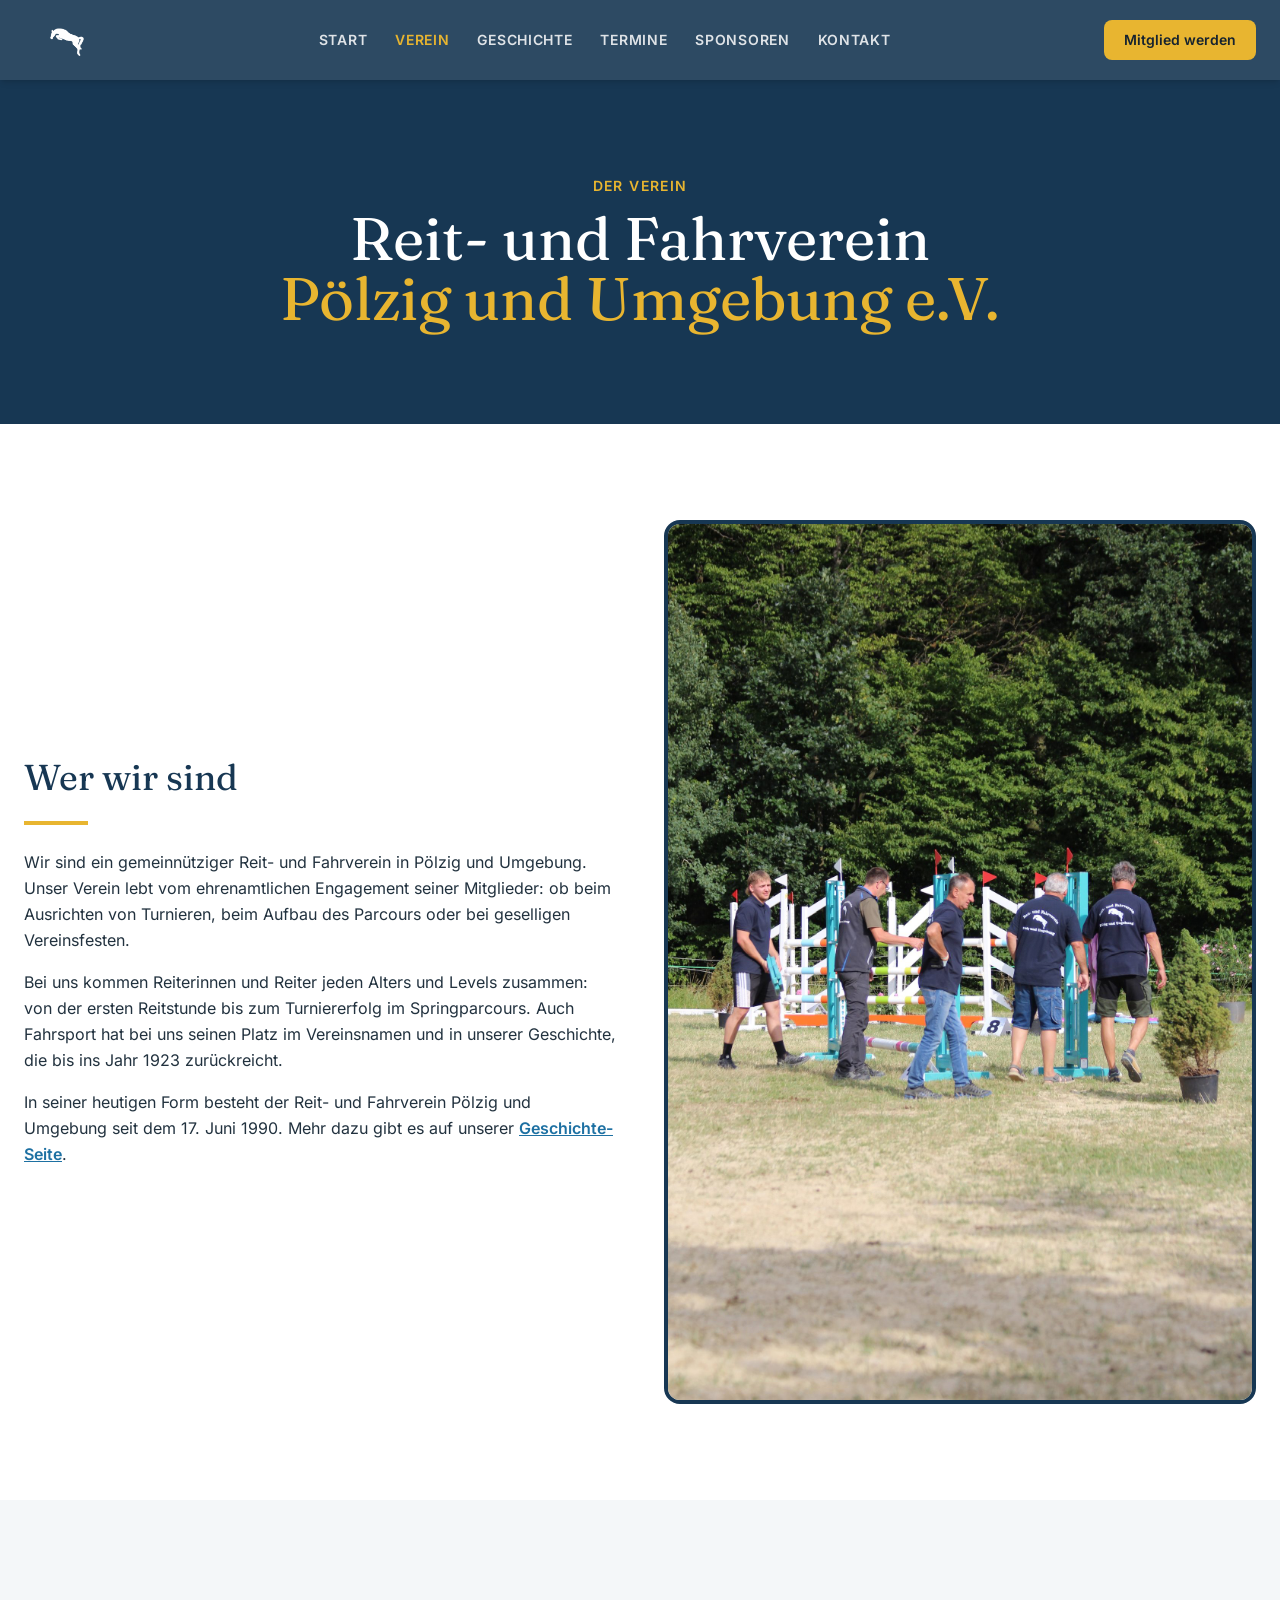
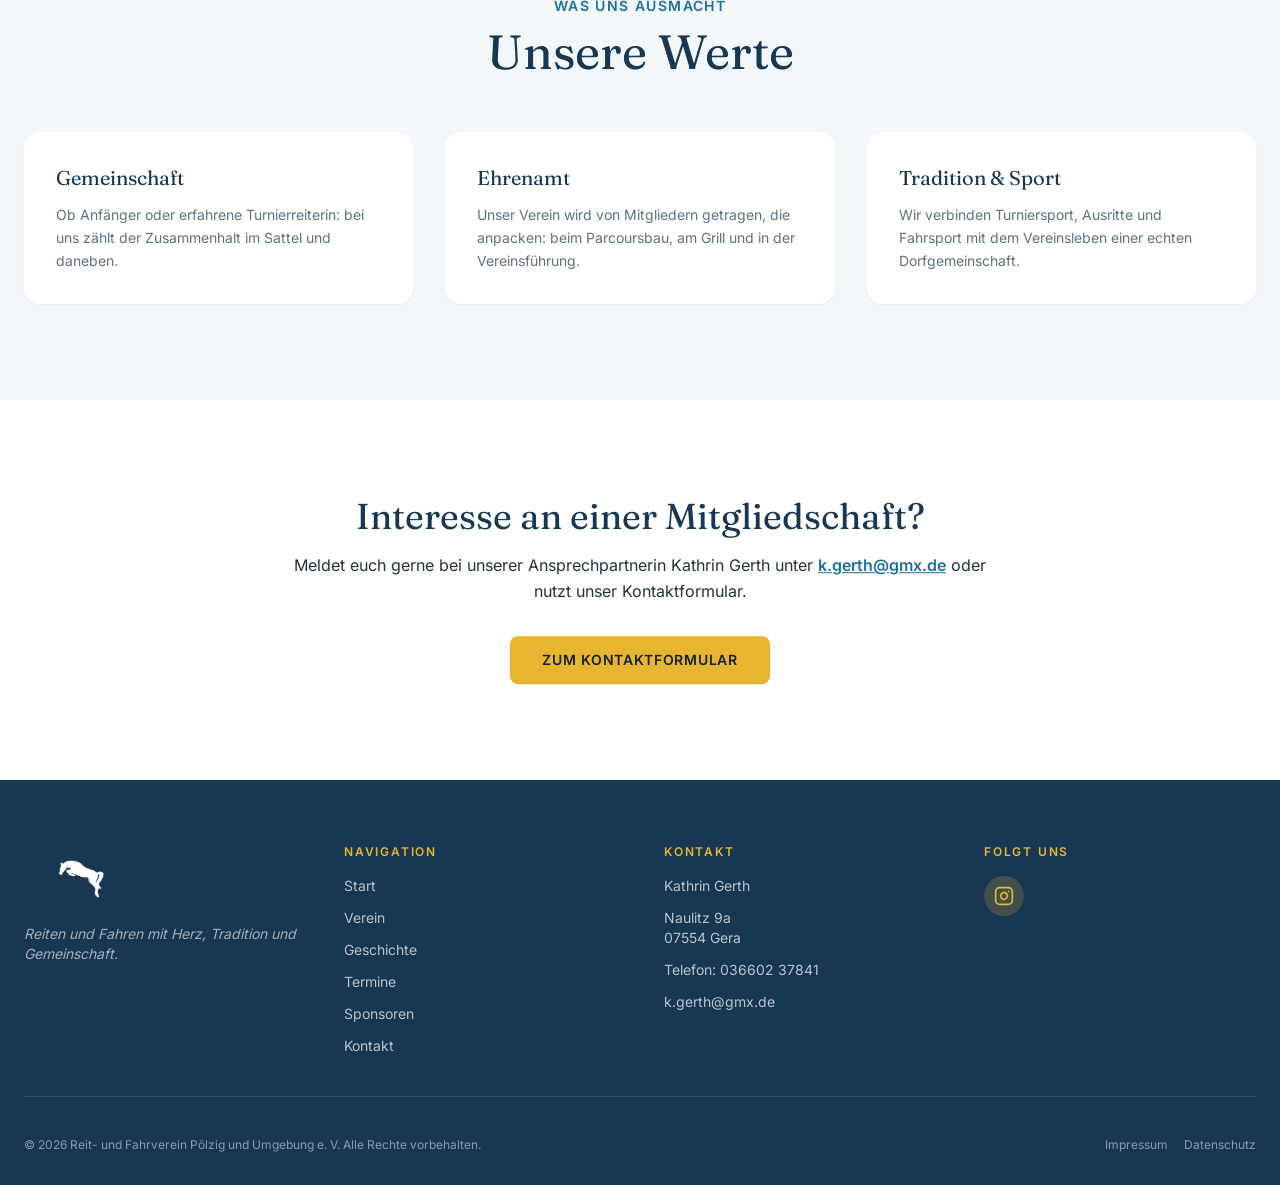
<file: rfv-poelzig-static/verein.html>
<!doctype html>
<html lang="de">
<head>
<meta charset="utf-8" />
<meta name="viewport" content="width=device-width, initial-scale=1" />
<title>Der Verein · RFV Pölzig</title>
<meta name="description" content="Wer wir sind: der Reit- und Fahrverein Pölzig und Umgebung e.V." />
<meta name="theme-color" content="#173753" />
<link rel="icon" href="assets/img/logo.png" />
<link rel="apple-touch-icon" href="assets/img/logo.png" />
<link rel="stylesheet" href="assets/css/fonts.css" />
<link rel="stylesheet" href="assets/css/tailwind.css" />
</head>
<body class="min-h-dvh bg-white">
<a href="#main" class="sr-only focus:not-sr-only focus:absolute focus:z-[60] focus:top-2 focus:left-2 focus:rounded-lg focus:bg-white focus:px-4 focus:py-2 focus:text-navy-900">Zum Inhalt springen</a>

<header class="fixed left-0 right-0 top-0 z-50 h-20 bg-navy-900/90 shadow-md backdrop-blur-md">
  <div class="mx-auto flex h-20 max-w-7xl items-center justify-between px-6">
    <a href="index.html" class="flex items-center gap-3"><img src="assets/img/logo.png" alt="Reit- und Fahrverein Pölzig und Umgebung e.V." class="h-12 w-auto brightness-0 invert" /></a>
    <nav class="hidden items-center gap-7 md:flex">
      <a href="index.html" class="text-sm font-semibold uppercase tracking-wider text-white/85 hover:text-gold">Start</a>
      <a href="verein.html" aria-current="page" class="text-sm font-semibold uppercase tracking-wider text-gold">Verein</a>
      <a href="geschichte.html" class="text-sm font-semibold uppercase tracking-wider text-white/85 hover:text-gold">Geschichte</a>
      <a href="termine.html" class="text-sm font-semibold uppercase tracking-wider text-white/85 hover:text-gold">Termine</a>
      <a href="sponsoren.html" class="text-sm font-semibold uppercase tracking-wider text-white/85 hover:text-gold">Sponsoren</a>
      <a href="kontakt.html" class="text-sm font-semibold uppercase tracking-wider text-white/85 hover:text-gold">Kontakt</a>
    </nav>
    <a href="kontakt.html" class="hidden rounded-lg bg-gold px-5 py-2.5 text-sm font-semibold text-charcoal transition hover:bg-gold-hover hover:-translate-y-0.5 md:inline-block">Mitglied werden</a>
    <button type="button" aria-label="Menü öffnen" aria-controls="mobile-menu" aria-expanded="false" onclick="toggleMenu()" class="flex h-10 w-10 items-center justify-center rounded-lg border border-white/20 text-white md:hidden">
      <svg class="h-5 w-5" fill="none" stroke="currentColor" viewBox="0 0 24 24"><path stroke-linecap="round" stroke-linejoin="round" stroke-width="2" d="M4 6h16M4 12h16M4 18h16"></path></svg>
    </button>
  </div>
  <div id="mobile-menu" class="hidden border-t border-white/10 bg-navy-900 px-6 py-4 md:hidden">
    <nav class="flex flex-col gap-4">
      <a href="index.html" class="text-sm font-semibold uppercase tracking-wider text-white/85 hover:text-gold">Start</a>
      <a href="verein.html" aria-current="page" class="text-sm font-semibold uppercase tracking-wider text-gold">Verein</a>
      <a href="geschichte.html" class="text-sm font-semibold uppercase tracking-wider text-white/85 hover:text-gold">Geschichte</a>
      <a href="termine.html" class="text-sm font-semibold uppercase tracking-wider text-white/85 hover:text-gold">Termine</a>
      <a href="sponsoren.html" class="text-sm font-semibold uppercase tracking-wider text-white/85 hover:text-gold">Sponsoren</a>
      <a href="kontakt.html" class="mt-2 inline-block rounded-lg bg-gold px-5 py-2.5 text-center text-sm font-semibold text-charcoal">Mitglied werden</a>
    </nav>
  </div>
</header>

<section id="main" class="relative mt-[80px] overflow-hidden bg-navy-900 py-24">
  <div class="mx-auto max-w-4xl px-6 text-center" data-animate="hero">
    <p class="mb-3 text-sm font-semibold uppercase tracking-widest text-gold">Der Verein</p>
    <h1 class="font-serif text-5xl text-white md:text-6xl">Reit- und Fahrverein<span class="block text-gold">Pölzig und Umgebung e.V.</span></h1>
  </div>
</section>

<section class="bg-white py-24">
  <div class="mx-auto max-w-7xl px-6">
    <div class="grid items-center gap-12 md:grid-cols-2" data-animate="reveal">
      <div class="overflow-hidden rounded-2xl border-4 border-navy-900 md:order-2">
        <img src="assets/img/photo-team.jpg" alt="Vereinsmitglieder beim gemeinsamen Vereinsfest" class="h-full w-full object-cover" />
      </div>
      <div class="md:order-1">
        <h2 class="font-serif text-3xl text-navy-900 md:text-4xl">Wer wir sind</h2>
        <div class="mt-6 h-1 w-16 bg-gold"></div>
        <p class="mt-6 text-base leading-relaxed text-text-dark">
          Wir sind ein gemeinnütziger Reit- und Fahrverein in Pölzig und
          Umgebung. Unser Verein lebt vom ehrenamtlichen Engagement seiner
          Mitglieder: ob beim Ausrichten von Turnieren, beim Aufbau des
          Parcours oder bei geselligen Vereinsfesten.
        </p>
        <p class="mt-4 text-base leading-relaxed text-text-dark">
          Bei uns kommen Reiterinnen und Reiter jeden Alters und Levels
          zusammen: von der ersten Reitstunde bis zum Turniererfolg im
          Springparcours. Auch Fahrsport hat bei uns seinen Platz im
          Vereinsnamen und in unserer Geschichte, die bis ins Jahr 1923
          zurückreicht.
        </p>
        <p class="mt-4 text-base leading-relaxed text-text-dark">
          In seiner heutigen Form besteht der Reit- und Fahrverein Pölzig
          und Umgebung seit dem 17. Juni 1990. Mehr dazu gibt es auf unserer
          <a href="geschichte.html" class="font-semibold text-navy-700 underline">Geschichte-Seite</a>.
        </p>
      </div>
    </div>
  </div>
</section>

<section class="bg-light-gray py-24">
  <div class="mx-auto max-w-7xl px-6">
    <div class="mb-14 text-center">
      <p class="mb-3 text-sm font-semibold uppercase tracking-widest text-navy-700">Was uns ausmacht</p>
      <h2 class="font-serif text-4xl text-navy-900 md:text-5xl">Unsere Werte</h2>
    </div>
    <div class="grid gap-8 md:grid-cols-3" data-animate="stagger">
      <div class="rounded-2xl bg-white p-8 shadow-sm transition duration-300 hover:-translate-y-1 hover:shadow-lg">
        <h3 class="font-serif text-xl text-navy-900">Gemeinschaft</h3>
        <p class="mt-3 text-sm leading-relaxed text-text-muted">Ob Anfänger oder erfahrene Turnierreiterin: bei uns zählt der Zusammenhalt im Sattel und daneben.</p>
      </div>
      <div class="rounded-2xl bg-white p-8 shadow-sm transition duration-300 hover:-translate-y-1 hover:shadow-lg">
        <h3 class="font-serif text-xl text-navy-900">Ehrenamt</h3>
        <p class="mt-3 text-sm leading-relaxed text-text-muted">Unser Verein wird von Mitgliedern getragen, die anpacken: beim Parcoursbau, am Grill und in der Vereinsführung.</p>
      </div>
      <div class="rounded-2xl bg-white p-8 shadow-sm transition duration-300 hover:-translate-y-1 hover:shadow-lg">
        <h3 class="font-serif text-xl text-navy-900">Tradition & Sport</h3>
        <p class="mt-3 text-sm leading-relaxed text-text-muted">Wir verbinden Turniersport, Ausritte und Fahrsport mit dem Vereinsleben einer echten Dorfgemeinschaft.</p>
      </div>
    </div>
  </div>
</section>

<section class="bg-white py-24">
  <div class="mx-auto max-w-3xl px-6 text-center" data-animate="reveal">
    <h2 class="font-serif text-3xl text-navy-900 md:text-4xl">Interesse an einer Mitgliedschaft?</h2>
    <p class="mt-4 text-base leading-relaxed text-text-dark">
      Meldet euch gerne bei unserer Ansprechpartnerin Kathrin Gerth unter
      <a href="mailto:k.gerth@gmx.de" class="font-semibold text-navy-700 underline">k.gerth@gmx.de</a>
      oder nutzt unser Kontaktformular.
    </p>
    <a href="kontakt.html" class="mt-8 inline-block rounded-lg bg-gold px-8 py-3.5 text-sm font-semibold uppercase tracking-wider text-charcoal transition hover:bg-gold-hover hover:-translate-y-0.5">Zum Kontaktformular</a>
  </div>
</section>

<footer class="relative bg-navy-900 pt-16 pb-8">
  <div class="mx-auto max-w-7xl px-6">
    <div class="grid gap-12 md:grid-cols-4">
      <div>
        <img src="assets/img/logo.png" alt="Reit- und Fahrverein Pölzig und Umgebung e.V." class="h-16 w-auto brightness-0 invert" />
        <p class="mt-4 text-sm italic text-white/60">Reiten und Fahren mit Herz, Tradition und Gemeinschaft.</p>
      </div>
      <div>
        <h4 class="mb-4 text-xs font-semibold uppercase tracking-[0.15em] text-gold">Navigation</h4>
        <ul class="space-y-3 text-sm text-white/70">
          <li><a href="index.html" class="transition hover:text-white">Start</a></li>
          <li><a href="verein.html" class="transition hover:text-white">Verein</a></li>
          <li><a href="geschichte.html" class="transition hover:text-white">Geschichte</a></li>
          <li><a href="termine.html" class="transition hover:text-white">Termine</a></li>
          <li><a href="sponsoren.html" class="transition hover:text-white">Sponsoren</a></li>
          <li><a href="kontakt.html" class="transition hover:text-white">Kontakt</a></li>
        </ul>
      </div>
      <div>
        <h4 class="mb-4 text-xs font-semibold uppercase tracking-[0.15em] text-gold">Kontakt</h4>
        <ul class="space-y-3 text-sm text-white/70">
          <li>Kathrin Gerth</li>
          <li>Naulitz 9a<br />07554 Gera</li>
          <li>Telefon: 036602 37841</li>
          <li><a href="mailto:k.gerth@gmx.de" class="transition hover:text-white">k.gerth@gmx.de</a></li>
        </ul>
      </div>
      <div>
        <h4 class="mb-4 text-xs font-semibold uppercase tracking-[0.15em] text-gold">Folgt uns</h4>
        <a href="https://www.instagram.com/rfv.poelzig/" target="_blank" rel="noreferrer" class="flex h-10 w-10 items-center justify-center rounded-full bg-gold/20 text-gold transition hover:bg-gold hover:text-charcoal" aria-label="Instagram">
          <svg class="h-5 w-5" fill="none" stroke="currentColor" stroke-width="2" stroke-linecap="round" stroke-linejoin="round" viewBox="0 0 24 24"><rect x="2" y="2" width="20" height="20" rx="5" ry="5" /><path d="M16 11.37A4 4 0 1112.63 8 4 4 0 0116 11.37z" /><line x1="17.5" y1="6.5" x2="17.5" y2="6.5" /></svg>
        </a>
      </div>
    </div>
    <hr class="my-10 border-white/10" />
    <div class="flex flex-col items-center justify-between gap-4 text-xs text-white/50 md:flex-row">
      <p>&copy; <span id="year"></span> Reit- und Fahrverein Pölzig und Umgebung e. V. Alle Rechte vorbehalten.</p>
      <div class="flex gap-4">
        <a href="impressum.html" class="transition hover:text-white">Impressum</a>
        <a href="datenschutz.html" class="transition hover:text-white">Datenschutz</a>
      </div>
    </div>
  </div>
</footer>

<script src="assets/js/site.js"></script>
<script src="assets/js/lightbox.js"></script>
<script src="assets/js/motion.js"></script>
<script src="assets/js/animations.js"></script>
<script>document.getElementById('year').textContent = new Date().getFullYear();</script>
</body>
</html>
</file>
<file: rfv-poelzig-static/assets/css/fonts.css>
/* Self-hosted fonts (Fraunces, Instrument Serif, Inter) — replaces the live Google Fonts CDN links to avoid transmitting visitor IPs to Google. */

@font-face {
  font-family: 'Fraunces';
  font-style: italic;
  font-weight: 400;
  font-display: swap;
  src: url(../fonts/6NUs8FyLNQOQZAnv9ZwNjucMHVn85Ni7emAe9lKqZTnbB-gzTK0K1ChJdt9vIVYX9G37lvd9mvMiQvTm.woff2) format('woff2');
  unicode-range: U+0100-02BA, U+02BD-02C5, U+02C7-02CC, U+02CE-02D7, U+02DD-02FF, U+0304, U+0308, U+0329, U+1D00-1DBF, U+1E00-1E9F, U+1EF2-1EFF, U+2020, U+20A0-20AB, U+20AD-20C0, U+2113, U+2C60-2C7F, U+A720-A7FF;
}


@font-face {
  font-family: 'Fraunces';
  font-style: italic;
  font-weight: 400;
  font-display: swap;
  src: url(../fonts/6NUs8FyLNQOQZAnv9ZwNjucMHVn85Ni7emAe9lKqZTnbB-gzTK0K1ChJdt9vIVYX9G37lvd9mv0iQg.woff2) format('woff2');
  unicode-range: U+0000-00FF, U+0131, U+0152-0153, U+02BB-02BC, U+02C6, U+02DA, U+02DC, U+0304, U+0308, U+0329, U+2000-206F, U+20AC, U+2122, U+2191, U+2193, U+2212, U+2215, U+FEFF, U+FFFD;
}


@font-face {
  font-family: 'Fraunces';
  font-style: italic;
  font-weight: 500;
  font-display: swap;
  src: url(../fonts/6NUs8FyLNQOQZAnv9ZwNjucMHVn85Ni7emAe9lKqZTnbB-gzTK0K1ChJdt9vIVYX9G37lvd9mvMiQvTm.woff2) format('woff2');
  unicode-range: U+0100-02BA, U+02BD-02C5, U+02C7-02CC, U+02CE-02D7, U+02DD-02FF, U+0304, U+0308, U+0329, U+1D00-1DBF, U+1E00-1E9F, U+1EF2-1EFF, U+2020, U+20A0-20AB, U+20AD-20C0, U+2113, U+2C60-2C7F, U+A720-A7FF;
}


@font-face {
  font-family: 'Fraunces';
  font-style: italic;
  font-weight: 500;
  font-display: swap;
  src: url(../fonts/6NUs8FyLNQOQZAnv9ZwNjucMHVn85Ni7emAe9lKqZTnbB-gzTK0K1ChJdt9vIVYX9G37lvd9mv0iQg.woff2) format('woff2');
  unicode-range: U+0000-00FF, U+0131, U+0152-0153, U+02BB-02BC, U+02C6, U+02DA, U+02DC, U+0304, U+0308, U+0329, U+2000-206F, U+20AC, U+2122, U+2191, U+2193, U+2212, U+2215, U+FEFF, U+FFFD;
}


@font-face {
  font-family: 'Fraunces';
  font-style: italic;
  font-weight: 600;
  font-display: swap;
  src: url(../fonts/6NUs8FyLNQOQZAnv9ZwNjucMHVn85Ni7emAe9lKqZTnbB-gzTK0K1ChJdt9vIVYX9G37lvd9mvMiQvTm.woff2) format('woff2');
  unicode-range: U+0100-02BA, U+02BD-02C5, U+02C7-02CC, U+02CE-02D7, U+02DD-02FF, U+0304, U+0308, U+0329, U+1D00-1DBF, U+1E00-1E9F, U+1EF2-1EFF, U+2020, U+20A0-20AB, U+20AD-20C0, U+2113, U+2C60-2C7F, U+A720-A7FF;
}


@font-face {
  font-family: 'Fraunces';
  font-style: italic;
  font-weight: 600;
  font-display: swap;
  src: url(../fonts/6NUs8FyLNQOQZAnv9ZwNjucMHVn85Ni7emAe9lKqZTnbB-gzTK0K1ChJdt9vIVYX9G37lvd9mv0iQg.woff2) format('woff2');
  unicode-range: U+0000-00FF, U+0131, U+0152-0153, U+02BB-02BC, U+02C6, U+02DA, U+02DC, U+0304, U+0308, U+0329, U+2000-206F, U+20AC, U+2122, U+2191, U+2193, U+2212, U+2215, U+FEFF, U+FFFD;
}


@font-face {
  font-family: 'Fraunces';
  font-style: normal;
  font-weight: 400;
  font-display: swap;
  src: url(../fonts/6NUu8FyLNQOQZAnv9bYEvDiIdE9Ea92uemAk_WBq8U_9v0c2Wa0K7iN7hzFUPJH58nib14c1qv86Rg.woff2) format('woff2');
  unicode-range: U+0100-02BA, U+02BD-02C5, U+02C7-02CC, U+02CE-02D7, U+02DD-02FF, U+0304, U+0308, U+0329, U+1D00-1DBF, U+1E00-1E9F, U+1EF2-1EFF, U+2020, U+20A0-20AB, U+20AD-20C0, U+2113, U+2C60-2C7F, U+A720-A7FF;
}


@font-face {
  font-family: 'Fraunces';
  font-style: normal;
  font-weight: 400;
  font-display: swap;
  src: url(../fonts/6NUu8FyLNQOQZAnv9bYEvDiIdE9Ea92uemAk_WBq8U_9v0c2Wa0K7iN7hzFUPJH58nib14c7qv8.woff2) format('woff2');
  unicode-range: U+0000-00FF, U+0131, U+0152-0153, U+02BB-02BC, U+02C6, U+02DA, U+02DC, U+0304, U+0308, U+0329, U+2000-206F, U+20AC, U+2122, U+2191, U+2193, U+2212, U+2215, U+FEFF, U+FFFD;
}


@font-face {
  font-family: 'Fraunces';
  font-style: normal;
  font-weight: 500;
  font-display: swap;
  src: url(../fonts/6NUu8FyLNQOQZAnv9bYEvDiIdE9Ea92uemAk_WBq8U_9v0c2Wa0K7iN7hzFUPJH58nib14c1qv86Rg.woff2) format('woff2');
  unicode-range: U+0100-02BA, U+02BD-02C5, U+02C7-02CC, U+02CE-02D7, U+02DD-02FF, U+0304, U+0308, U+0329, U+1D00-1DBF, U+1E00-1E9F, U+1EF2-1EFF, U+2020, U+20A0-20AB, U+20AD-20C0, U+2113, U+2C60-2C7F, U+A720-A7FF;
}


@font-face {
  font-family: 'Fraunces';
  font-style: normal;
  font-weight: 500;
  font-display: swap;
  src: url(../fonts/6NUu8FyLNQOQZAnv9bYEvDiIdE9Ea92uemAk_WBq8U_9v0c2Wa0K7iN7hzFUPJH58nib14c7qv8.woff2) format('woff2');
  unicode-range: U+0000-00FF, U+0131, U+0152-0153, U+02BB-02BC, U+02C6, U+02DA, U+02DC, U+0304, U+0308, U+0329, U+2000-206F, U+20AC, U+2122, U+2191, U+2193, U+2212, U+2215, U+FEFF, U+FFFD;
}


@font-face {
  font-family: 'Fraunces';
  font-style: normal;
  font-weight: 600;
  font-display: swap;
  src: url(../fonts/6NUu8FyLNQOQZAnv9bYEvDiIdE9Ea92uemAk_WBq8U_9v0c2Wa0K7iN7hzFUPJH58nib14c1qv86Rg.woff2) format('woff2');
  unicode-range: U+0100-02BA, U+02BD-02C5, U+02C7-02CC, U+02CE-02D7, U+02DD-02FF, U+0304, U+0308, U+0329, U+1D00-1DBF, U+1E00-1E9F, U+1EF2-1EFF, U+2020, U+20A0-20AB, U+20AD-20C0, U+2113, U+2C60-2C7F, U+A720-A7FF;
}


@font-face {
  font-family: 'Fraunces';
  font-style: normal;
  font-weight: 600;
  font-display: swap;
  src: url(../fonts/6NUu8FyLNQOQZAnv9bYEvDiIdE9Ea92uemAk_WBq8U_9v0c2Wa0K7iN7hzFUPJH58nib14c7qv8.woff2) format('woff2');
  unicode-range: U+0000-00FF, U+0131, U+0152-0153, U+02BB-02BC, U+02C6, U+02DA, U+02DC, U+0304, U+0308, U+0329, U+2000-206F, U+20AC, U+2122, U+2191, U+2193, U+2212, U+2215, U+FEFF, U+FFFD;
}


@font-face {
  font-family: 'Fraunces';
  font-style: normal;
  font-weight: 700;
  font-display: swap;
  src: url(../fonts/6NUu8FyLNQOQZAnv9bYEvDiIdE9Ea92uemAk_WBq8U_9v0c2Wa0K7iN7hzFUPJH58nib14c1qv86Rg.woff2) format('woff2');
  unicode-range: U+0100-02BA, U+02BD-02C5, U+02C7-02CC, U+02CE-02D7, U+02DD-02FF, U+0304, U+0308, U+0329, U+1D00-1DBF, U+1E00-1E9F, U+1EF2-1EFF, U+2020, U+20A0-20AB, U+20AD-20C0, U+2113, U+2C60-2C7F, U+A720-A7FF;
}


@font-face {
  font-family: 'Fraunces';
  font-style: normal;
  font-weight: 700;
  font-display: swap;
  src: url(../fonts/6NUu8FyLNQOQZAnv9bYEvDiIdE9Ea92uemAk_WBq8U_9v0c2Wa0K7iN7hzFUPJH58nib14c7qv8.woff2) format('woff2');
  unicode-range: U+0000-00FF, U+0131, U+0152-0153, U+02BB-02BC, U+02C6, U+02DA, U+02DC, U+0304, U+0308, U+0329, U+2000-206F, U+20AC, U+2122, U+2191, U+2193, U+2212, U+2215, U+FEFF, U+FFFD;
}


@font-face {
  font-family: 'Instrument Serif';
  font-style: italic;
  font-weight: 400;
  font-display: swap;
  src: url(../fonts/jizHRFtNs2ka5fXjeivQ4LroWlx-6zAjgn7MsNo.woff2) format('woff2');
  unicode-range: U+0100-02BA, U+02BD-02C5, U+02C7-02CC, U+02CE-02D7, U+02DD-02FF, U+0304, U+0308, U+0329, U+1D00-1DBF, U+1E00-1E9F, U+1EF2-1EFF, U+2020, U+20A0-20AB, U+20AD-20C0, U+2113, U+2C60-2C7F, U+A720-A7FF;
}


@font-face {
  font-family: 'Instrument Serif';
  font-style: italic;
  font-weight: 400;
  font-display: swap;
  src: url(../fonts/jizHRFtNs2ka5fXjeivQ4LroWlx-6zAjjH7M.woff2) format('woff2');
  unicode-range: U+0000-00FF, U+0131, U+0152-0153, U+02BB-02BC, U+02C6, U+02DA, U+02DC, U+0304, U+0308, U+0329, U+2000-206F, U+20AC, U+2122, U+2191, U+2193, U+2212, U+2215, U+FEFF, U+FFFD;
}


@font-face {
  font-family: 'Instrument Serif';
  font-style: normal;
  font-weight: 400;
  font-display: swap;
  src: url(../fonts/jizBRFtNs2ka5fXjeivQ4LroWlx-6zsTjmbI.woff2) format('woff2');
  unicode-range: U+0100-02BA, U+02BD-02C5, U+02C7-02CC, U+02CE-02D7, U+02DD-02FF, U+0304, U+0308, U+0329, U+1D00-1DBF, U+1E00-1E9F, U+1EF2-1EFF, U+2020, U+20A0-20AB, U+20AD-20C0, U+2113, U+2C60-2C7F, U+A720-A7FF;
}


@font-face {
  font-family: 'Instrument Serif';
  font-style: normal;
  font-weight: 400;
  font-display: swap;
  src: url(../fonts/jizBRFtNs2ka5fXjeivQ4LroWlx-6zUTjg.woff2) format('woff2');
  unicode-range: U+0000-00FF, U+0131, U+0152-0153, U+02BB-02BC, U+02C6, U+02DA, U+02DC, U+0304, U+0308, U+0329, U+2000-206F, U+20AC, U+2122, U+2191, U+2193, U+2212, U+2215, U+FEFF, U+FFFD;
}


@font-face {
  font-family: 'Inter';
  font-style: normal;
  font-weight: 400;
  font-display: swap;
  src: url(../fonts/UcC73FwrK3iLTeHuS_nVMrMxCp50SjIa25L7SUc.woff2) format('woff2');
  unicode-range: U+0100-02BA, U+02BD-02C5, U+02C7-02CC, U+02CE-02D7, U+02DD-02FF, U+0304, U+0308, U+0329, U+1D00-1DBF, U+1E00-1E9F, U+1EF2-1EFF, U+2020, U+20A0-20AB, U+20AD-20C0, U+2113, U+2C60-2C7F, U+A720-A7FF;
}


@font-face {
  font-family: 'Inter';
  font-style: normal;
  font-weight: 400;
  font-display: swap;
  src: url(../fonts/UcC73FwrK3iLTeHuS_nVMrMxCp50SjIa1ZL7.woff2) format('woff2');
  unicode-range: U+0000-00FF, U+0131, U+0152-0153, U+02BB-02BC, U+02C6, U+02DA, U+02DC, U+0304, U+0308, U+0329, U+2000-206F, U+20AC, U+2122, U+2191, U+2193, U+2212, U+2215, U+FEFF, U+FFFD;
}


@font-face {
  font-family: 'Inter';
  font-style: normal;
  font-weight: 500;
  font-display: swap;
  src: url(../fonts/UcC73FwrK3iLTeHuS_nVMrMxCp50SjIa25L7SUc.woff2) format('woff2');
  unicode-range: U+0100-02BA, U+02BD-02C5, U+02C7-02CC, U+02CE-02D7, U+02DD-02FF, U+0304, U+0308, U+0329, U+1D00-1DBF, U+1E00-1E9F, U+1EF2-1EFF, U+2020, U+20A0-20AB, U+20AD-20C0, U+2113, U+2C60-2C7F, U+A720-A7FF;
}


@font-face {
  font-family: 'Inter';
  font-style: normal;
  font-weight: 500;
  font-display: swap;
  src: url(../fonts/UcC73FwrK3iLTeHuS_nVMrMxCp50SjIa1ZL7.woff2) format('woff2');
  unicode-range: U+0000-00FF, U+0131, U+0152-0153, U+02BB-02BC, U+02C6, U+02DA, U+02DC, U+0304, U+0308, U+0329, U+2000-206F, U+20AC, U+2122, U+2191, U+2193, U+2212, U+2215, U+FEFF, U+FFFD;
}


@font-face {
  font-family: 'Inter';
  font-style: normal;
  font-weight: 600;
  font-display: swap;
  src: url(../fonts/UcC73FwrK3iLTeHuS_nVMrMxCp50SjIa25L7SUc.woff2) format('woff2');
  unicode-range: U+0100-02BA, U+02BD-02C5, U+02C7-02CC, U+02CE-02D7, U+02DD-02FF, U+0304, U+0308, U+0329, U+1D00-1DBF, U+1E00-1E9F, U+1EF2-1EFF, U+2020, U+20A0-20AB, U+20AD-20C0, U+2113, U+2C60-2C7F, U+A720-A7FF;
}


@font-face {
  font-family: 'Inter';
  font-style: normal;
  font-weight: 600;
  font-display: swap;
  src: url(../fonts/UcC73FwrK3iLTeHuS_nVMrMxCp50SjIa1ZL7.woff2) format('woff2');
  unicode-range: U+0000-00FF, U+0131, U+0152-0153, U+02BB-02BC, U+02C6, U+02DA, U+02DC, U+0304, U+0308, U+0329, U+2000-206F, U+20AC, U+2122, U+2191, U+2193, U+2212, U+2215, U+FEFF, U+FFFD;
}


@font-face {
  font-family: 'Inter';
  font-style: normal;
  font-weight: 700;
  font-display: swap;
  src: url(../fonts/UcC73FwrK3iLTeHuS_nVMrMxCp50SjIa25L7SUc.woff2) format('woff2');
  unicode-range: U+0100-02BA, U+02BD-02C5, U+02C7-02CC, U+02CE-02D7, U+02DD-02FF, U+0304, U+0308, U+0329, U+1D00-1DBF, U+1E00-1E9F, U+1EF2-1EFF, U+2020, U+20A0-20AB, U+20AD-20C0, U+2113, U+2C60-2C7F, U+A720-A7FF;
}


@font-face {
  font-family: 'Inter';
  font-style: normal;
  font-weight: 700;
  font-display: swap;
  src: url(../fonts/UcC73FwrK3iLTeHuS_nVMrMxCp50SjIa1ZL7.woff2) format('woff2');
  unicode-range: U+0000-00FF, U+0131, U+0152-0153, U+02BB-02BC, U+02C6, U+02DA, U+02DC, U+0304, U+0308, U+0329, U+2000-206F, U+20AC, U+2122, U+2191, U+2193, U+2212, U+2215, U+FEFF, U+FFFD;
}
</file>
